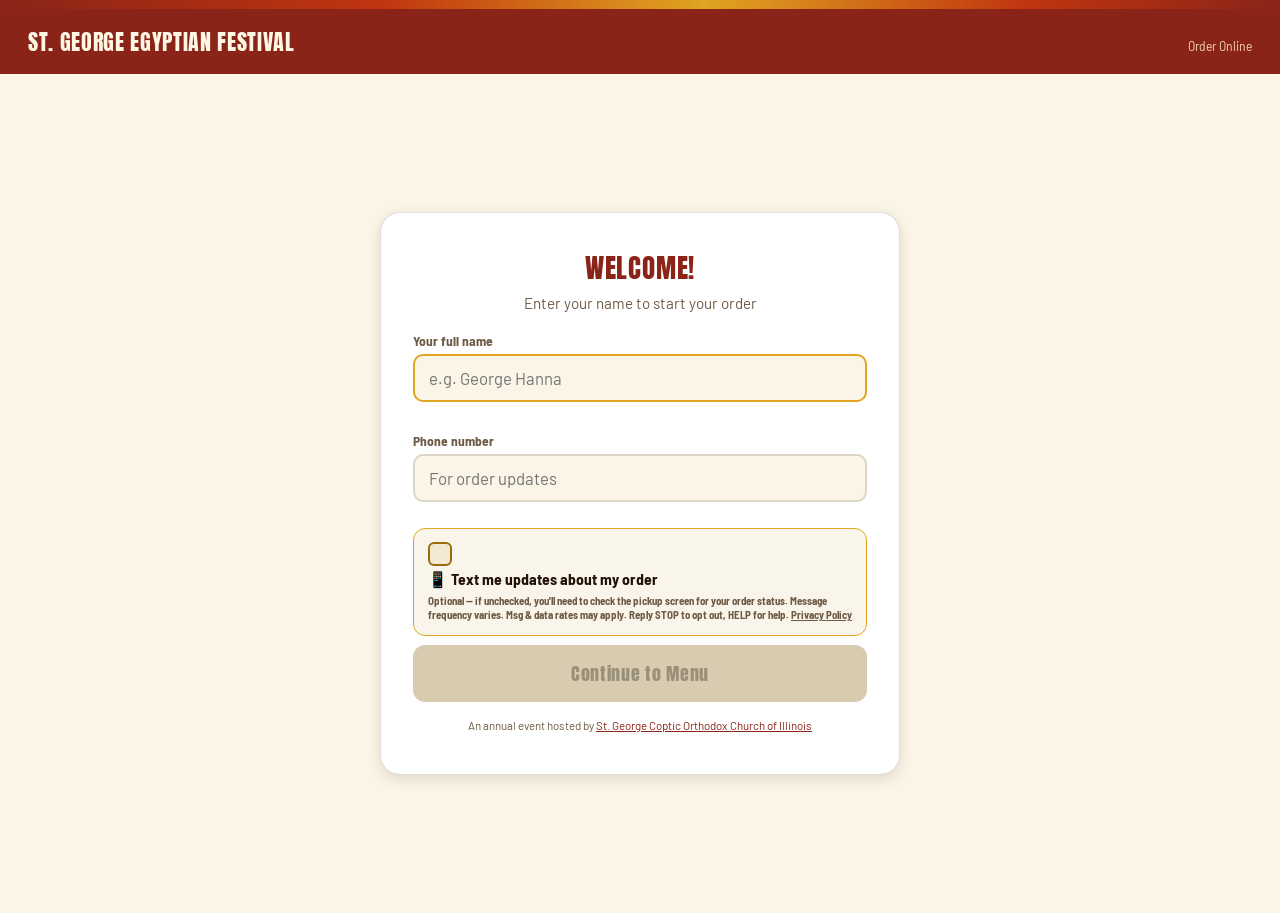
<file: index.html>
<!DOCTYPE html>
<html lang="en">
<head>
<meta charset="UTF-8">
<title>Order Online — St. George Egyptian Festival</title>
<meta name="viewport" content="width=device-width, initial-scale=1, maximum-scale=1">

<!-- Preview card shown when this link is shared (iMessage, WhatsApp, etc.) -->
<meta property="og:title" content="St. George Egyptian Festival — Order Online">
<meta property="og:description" content="Order food online for the St. George Egyptian Festival, August 22-23, 2026.">
<meta property="og:image" content="https://stgeorgeegyptianfestival.com/images/flyer.jpeg">
<meta property="og:url" content="https://stgeorgeegyptianfestival.com">
<meta property="og:type" content="website">
<meta name="twitter:card" content="summary_large_image">
<meta name="twitter:title" content="St. George Egyptian Festival — Order Online">
<meta name="twitter:description" content="Order food online for the St. George Egyptian Festival, August 22-23, 2026.">
<meta name="twitter:image" content="https://stgeorgeegyptianfestival.com/images/flyer.jpeg">

<link rel="stylesheet" href="style.css">
<script src="https://web.squarecdn.com/v1/square.js"></script>
</head>
<body>
  <div class="glow-bar"></div>
  <div class="topbar">
    <h1>St. George Egyptian Festival</h1>
    <div class="subtitle">Order Online</div>
  </div>


  <!-- Welcome / name-capture screen -->
  <div class="welcome-wrap" id="welcomeScreen">
    <div class="welcome-card">
      <h1>Welcome!</h1>
      <div class="tagline">Enter your name to start your order</div>
      <label for="customerNameWelcome">Your full name</label>
      <input type="text" id="customerNameWelcome" placeholder="e.g. George Hanna" maxlength="30" autocomplete="off">
      <div class="field-hint" id="nameHint"></div>
      <label for="customerPhoneWelcome" style="margin-top:14px;">Phone number</label>
      <input type="tel" id="customerPhoneWelcome" placeholder="For order updates" maxlength="20" autocomplete="off">
      <label class="sms-consent-checkbox-label">
        <input type="checkbox" id="smsConsentCheckbox">
        <span>
          <span class="sms-consent-headline">📱 Text me updates about my order</span>
          <span class="sms-consent-fineprint">Optional — if unchecked, you'll need to check the pickup screen for your order status. Message frequency varies. Msg &amp; data rates may apply. Reply STOP to opt out, HELP for help. <a href="privacy.html">Privacy Policy</a></span>
        </span>
      </label>
      <button class="continue-btn" id="continueBtn" disabled>Continue to Menu</button>
      <div class="site-footer">
        An annual event hosted by <a href="https://stgeorgechicago.org" target="_blank" rel="noopener">St. George Coptic Orthodox Church of Illinois</a>
      </div>
    </div>
  </div>

  <!-- Ordering screen: mobile-first, full-width menu, no side cart panel -->
  <div class="mobile-menu-wrap" id="orderScreen" style="display:none;">
    <div class="menu-scroll" id="menuScroll"></div>
    <div class="site-footer">
      An annual event hosted by <a href="https://stgeorgechicago.org" target="_blank" rel="noopener">St. George Coptic Orthodox Church of Illinois</a>
    </div>
  </div>

  <!-- Sticky bottom cart bar -->
  <button class="cart-bar" id="cartBar" style="display:none;">
    <span id="cartBarSummary">0 items</span>
    <span class="cart-bar-total" id="cartBarTotal">$0</span>
    <span class="cart-bar-view">View Cart</span>
  </button>

  <!-- Cart modal -->
  <div class="modal-backdrop" id="cartModal" style="display:none;">
    <div class="modal" style="max-width:420px;">
      <h2>Your Order</h2>
      <div class="cart-lines" id="cartLines" style="max-height:50vh;"></div>
      <div class="cart-total-row" style="border-bottom:none; padding-bottom:0; margin-bottom:4px;">
        <span>Subtotal</span>
        <span id="cartSubtotal">$0</span>
      </div>
      <div class="cart-total-row" style="border-bottom:none; padding-bottom:0; margin-bottom:4px; font-size:0.85rem; color:var(--cream-dim);">
        <span>Card Transaction Fee (3%)</span>
        <span id="cartCardFee">$0</span>
      </div>
      <div class="cart-total-row">
        <span>Total</span>
        <span id="cartTotal">$0</span>
      </div>
      <div class="order-notes-field">
        <label for="orderNotes">Notes (allergies, requests, etc.)</label>
        <textarea id="orderNotes" maxlength="200" placeholder="e.g. nut allergy, no onions"></textarea>
      </div>
      <button class="checkout-btn" id="checkoutBtn" disabled>Checkout</button>
      <div class="cancel-link" id="cartCloseBtn">Keep Browsing</div>
    </div>
  </div>

  <!-- Item customization modal -->
  <div class="modal-backdrop" id="customizeModal" style="display:none;">
    <div class="modal">
      <h2 id="customizeTitle">Item Name</h2>
      <div id="customizeGroups"></div>
      <button class="checkout-btn" id="customizeAddBtn" style="margin-top:16px;">Add to Order</button>
      <div class="cancel-link" id="customizeCancel">Cancel</div>
    </div>
  </div>

  <!-- Checkout blocked: out of stock -->
  <div class="modal-backdrop" id="outOfStockModal" style="display:none;">
    <div class="modal">
      <h2>Sorry, we just ran out</h2>
      <p>These items became unavailable while you were ordering. Please remove them to continue:</p>
      <ul class="order-items-list" id="outOfStockList" style="text-align:left;"></ul>
      <button class="checkout-btn" id="outOfStockOkBtn">Back to Menu</button>
    </div>
  </div>

  <!-- Long-wait warning -->
  <div class="modal-backdrop" id="longWaitModal" style="display:none;">
    <div class="modal">
      <h2>Heads up — longer wait</h2>
      <p>These items now have a longer wait than usual:</p>
      <ul class="order-items-list" id="longWaitList" style="text-align:left;"></ul>
      <button class="checkout-btn" id="longWaitContinueBtn">Continue to Payment</button>
      <div class="cancel-link" id="longWaitGoBackBtn">Go back and adjust order</div>
    </div>
  </div>

  <!-- Payment modal: Square card form -->
  <div class="modal-backdrop" id="paymentModal" style="display:none;">
    <div class="modal">
      <h2>Pay for Your Order</h2>
      <div class="cash-summary">
        <div class="cash-summary-row"><span>Order for</span><span id="paymentName">—</span></div>
        <div class="cash-summary-row"><span>Subtotal</span><span id="paymentSubtotal">$0</span></div>
        <div class="cash-summary-row"><span>Card Transaction Fee (3%)</span><span id="paymentCardFee">$0</span></div>
        <div class="cash-summary-row total"><span>Total</span><span id="paymentTotal">$0</span></div>
      </div>
      <div id="walletButtons">
        <div id="apple-pay-button" class="wallet-btn-slot" style="display:none;"></div>
        <div id="google-pay-button" class="wallet-btn-slot" style="display:none;"></div>
      </div>
      <button class="payment-divider" id="paymentDivider" type="button" style="display:none;">or pay by card</button>

      <div id="cardSection" style="display:none;">
        <div id="card-container" style="margin:16px 0;"></div>
        <button class="checkout-btn" id="payNowBtn">Pay Now</button>
      </div>
      <p id="paymentError" style="color:var(--danger); display:none; margin-top:10px; font-size:0.9rem;"></p>
      <div class="cancel-link" id="paymentCancelBtn">Cancel</div>
    </div>
  </div>

  <!-- Confirmation -->
  <div class="modal-backdrop" id="confirmModal" style="display:none;">
    <div class="modal">
      <h2>Order placed!</h2>
      <div class="confirm-name-big" id="confirmName">Mina</div>
      <div class="confirm-order-id" id="confirmOrderId">Order #ONL-001</div>
      <p>We'll have it ready as soon as possible. Keep this order number handy.</p>
      <button class="checkout-btn" id="confirmNewOrderBtn">Start a New Order</button>
    </div>
  </div>

  <script src="config.js"></script>
  <script src="api.js"></script>
  <script>
    let cart = [];
    let customerName = '';
    let customerPhone = '';
    let smsConsent = false;
    let customizingItem = null;
    let customizeSelections = [];
    let menuStatus = {};
    let orderStartTime = null;
    let payments, card;
    let applePayInstance = null;
    let googlePayInstance = null;

    // ---- Square Web Payments SDK setup ----
    async function initializeSquare() {
      try {
        if (!window.Square) { console.error('Square.js did not load'); return; }
        payments = window.Square.payments(SQUARE_APPLICATION_ID, SQUARE_LOCATION_ID_PUBLIC);
        card = await payments.card();
        await card.attach('#card-container');
      } catch (err) {
        console.error('Square init failed', err);
      }
    }
    initializeSquare();

    // Sets up Apple Pay / Google Pay buttons for the CURRENT cart total
    // (has to be redone each time, since the amount changes). Each wallet
    // gracefully just stays hidden if the device/browser doesn't support
    // it — e.g. Apple Pay only shows on Safari, and even there only if
    // the domain has been verified in the Square Dashboard.
    async function setupWalletButtons(amount) {
      const appleContainer = document.getElementById('apple-pay-button');
      const googleContainer = document.getElementById('google-pay-button');
      appleContainer.style.display = 'none';
      googleContainer.style.display = 'none';
      appleContainer.innerHTML = '';
      googleContainer.innerHTML = '';
      applePayInstance = null;
      googlePayInstance = null;

      if (!payments) {
        document.getElementById('paymentDivider').style.display = 'none';
        return;
      }

      const paymentRequest = payments.paymentRequest({
        countryCode: 'US', currencyCode: 'USD',
        total: { amount: amount.toFixed(2), label: 'Total' },
      });

      try {
        applePayInstance = await payments.applePay(paymentRequest);
        appleContainer.innerHTML = '<button type="button" class="apple-pay-native-btn">\uF8FF Pay</button>';
        appleContainer.style.display = 'block';
      } catch (e) {
        applePayInstance = null;
      }

      try {
        googlePayInstance = await payments.googlePay(paymentRequest);
        await googlePayInstance.attach('#google-pay-button', { buttonColor: 'black', buttonType: 'long' });
        googleContainer.style.display = 'block';
      } catch (e) {
        googlePayInstance = null;
      }

      const hasWallet = !!(applePayInstance || googlePayInstance);
      document.getElementById('paymentDivider').style.display = hasWallet ? 'block' : 'none';
      // If a wallet is available, keep the card form tucked behind the
      // toggle so it doesn't look like the preferred option. If neither
      // wallet is available on this device, just show card directly —
      // there's nothing to tuck it behind.
      document.getElementById('cardSection').style.display = hasWallet ? 'none' : 'block';
    }

    // Shared by card, Apple Pay, and Google Pay — all three end up with a
    // token, and from there the rest of the flow is identical.
    async function processPaymentToken(token) {
      const errorEl = document.getElementById('paymentError');
      errorEl.style.display = 'none';
      const result = await submitOnlineOrder({
        items: currentItems(), total: finalTotalWithFee(), customerName, phone: customerPhone,
        smsConsent, cardToken: token, notes: document.getElementById('orderNotes').value.trim(),
      });
      if (!result.success) throw new Error(result.error || 'Payment failed.');

      document.getElementById('paymentModal').style.display = 'none';
      document.getElementById('confirmName').textContent = customerName;
      document.getElementById('confirmOrderId').textContent = 'Order #' + result.orderId;
      document.getElementById('confirmModal').style.display = 'flex';
    }

    function showPaymentError(message) {
      const errorEl = document.getElementById('paymentError');
      errorEl.textContent = message;
      errorEl.style.display = 'block';
    }

    // These listen on the wrapper divs (not Square's inner button), so
    // they keep working even though setupWalletButtons() replaces the
    // inner content fresh every time the payment screen opens.
    document.getElementById('apple-pay-button').addEventListener('click', async () => {
      if (!applePayInstance) return;
      try {
        const result = await applePayInstance.tokenize();
        if (result.status !== 'OK') throw new Error('Apple Pay was cancelled or declined.');
        await processPaymentToken(result.token);
      } catch (err) {
        showPaymentError(err.message);
      }
    });
    document.getElementById('google-pay-button').addEventListener('click', async () => {
      if (!googlePayInstance) return;
      try {
        const result = await googlePayInstance.tokenize();
        if (result.status !== 'OK') throw new Error('Google Pay was cancelled or declined.');
        await processPaymentToken(result.token);
      } catch (err) {
        showPaymentError(err.message);
      }
    });

    // ---- Welcome screen ----
    const nameInput = document.getElementById('customerNameWelcome');
    const phoneInput = document.getElementById('customerPhoneWelcome');
    const continueBtn = document.getElementById('continueBtn');

    const nameHint = document.getElementById('nameHint');
    let nameFieldBlurred = false;
    function hasFullName(value) {
      return value.trim().split(/\s+/).filter(Boolean).length >= 2;
    }
    function validateWelcomeForm() {
      const hasName = hasFullName(nameInput.value);
      const phoneDigits = phoneInput.value.replace(/\D/g, '');
      const hasValidPhone = phoneDigits.length >= 10;
      continueBtn.disabled = !(hasName && hasValidPhone);
      nameHint.textContent = (nameFieldBlurred && nameInput.value.trim().length > 0 && !hasName) ? 'Please enter first and last name' : '';
    }
    nameInput.addEventListener('input', validateWelcomeForm);
    nameInput.addEventListener('blur', () => { nameFieldBlurred = true; validateWelcomeForm(); });
    phoneInput.addEventListener('input', validateWelcomeForm);
    nameInput.focus();

    continueBtn.addEventListener('click', () => {
      customerName = nameInput.value.trim();
      customerPhone = normalizePhoneNumber(phoneInput.value);
      smsConsent = document.getElementById('smsConsentCheckbox').checked;
      orderStartTime = Date.now();
      document.getElementById('welcomeScreen').style.display = 'none';
      document.getElementById('orderScreen').style.display = 'block';
      refreshMenuStatus();
      setInterval(refreshMenuStatus, MENU_STATUS_POLL_INTERVAL_MS);
    });

    // ---- Menu ----
    function simpleQty(itemId) {
      const line = cart.find(l => l.itemId === itemId && l.optionsText === '');
      return line ? line.qty : 0;
    }
    function totalQty(itemId) {
      return cart.filter(l => l.itemId === itemId).reduce((sum, l) => sum + l.qty, 0);
    }

    // Builds one item's card CONTENTS (not the outer wrapper div) so
    // this same logic can be used both for the full initial render and
    // for surgically patching a single card later without duplicating
    // any of this logic in two places.
    function buildItemCardInner(item) {
      const status = (menuStatus[item.id] && menuStatus[item.id].status) || 'normal';
      const note = (menuStatus[item.id] && menuStatus[item.id].note) || '';
      const outOfStock = status === 'out_of_stock';

      // Most people should get the standard version fast — items with
      // a Spice Level choice force the customize modal open right away
      // (it's a genuine fork between two different dishes, not a minor
      // tweak), even if they also have lighter options like removing
      // tahini riding along with it. Anything without a Spice Level
      // choice (meat choice, starch, tahini-only, etc.) defaults to an
      // instant quick-add, with a small separate "Customize" link for
      // anyone who wants something non-standard.
      const hasOptions = !!(item.options && item.options.length);
      const spiceOnly = hasOptions && item.options.some(o => o.name === 'Spice Level');
      const displayPrice = item.isAddon ? addonPriceFor(item, cart) : item.price;
      const addonNote = item.isAddon
        ? (cartHasMeal(cart)
            ? `<div class="addon-note addon-note-active">✓ Meal discount applied</div>`
            : `<div class="addon-note">$${item.addonPriceWithMeal} each if added with a Combo or Plate</div>`)
        : '';

      let controlsHtml = '';
      if (!outOfStock) {
        if (spiceOnly) {
          controlsHtml = `<button class="add-btn" data-customize-id="${item.id}">
               Customize & Add${totalQty(item.id) > 0 ? ` <span class="item-badge">${totalQty(item.id)}</span>` : ''}
             </button>`;
        } else {
          // The stepper only counts standard (non-customized) lines, so
          // it can read 0 even when a customized version is already in
          // the cart — show that separately here so it's not silent.
          const customizedQty = totalQty(item.id) - simpleQty(item.id);
          controlsHtml = `<div class="item-controls-row">
               <div class="stepper">
                 <button data-action="dec" data-id="${item.id}">–</button>
                 <span class="count" id="count-${item.id}">${simpleQty(item.id)}</span>
                 <button data-action="inc" data-id="${item.id}">+</button>
               </div>
               ${hasOptions ? `<button class="customize-link" data-customize-id="${item.id}">Customize${customizedQty > 0 ? ` <span class="item-badge">${customizedQty}</span>` : ''}</button>` : ''}
             </div>`;
        }
      }

      return {
        outOfStock,
        html: `
          ${item.image ? `<img class="item-image" src="${item.image}" alt="${item.name}" loading="lazy">` : ''}
          <div class="item-name">${item.name}</div>
          ${item.description ? `<div class="item-desc">${item.description}</div>` : ''}
          ${status === 'long_wait' ? `<div class="item-status-tag tag-wait">⏱ Long wait${note ? ' — ' + note : ''}</div>` : ''}
          ${outOfStock ? `<div class="item-status-tag tag-out">Out of stock${note ? ' — ' + note : ''}</div>` : ''}
          <div class="item-price">$${displayPrice}</div>
          ${addonNote}
          <div class="item-controls">${controlsHtml}</div>
        `,
      };
    }

    function renderMenu() {
      const wrap = document.getElementById('menuScroll');
      const categories = [...new Set(MENU.map(m => m.category))];
      wrap.innerHTML = categories.map(cat => `
        <div class="category-label">${cat}</div>
        <div class="item-grid">
          ${MENU.filter(m => m.category === cat).map(item => {
            const built = buildItemCardInner(item);
            return `<div class="item-card ${built.outOfStock ? 'item-out-of-stock' : ''}" id="item-card-${item.id}">${built.html}</div>`;
          }).join('')}
        </div>
      `).join('');
    }

    let menuStatusAppliedSeq = 0;
    let menuStatusRequestSeq = 0;
    async function refreshMenuStatus() {
      const seq = ++menuStatusRequestSeq;
      try {
        const fresh = await fetchMenuStatusShared();
        // A slow response that started before a newer one already
        // finished shouldn't be allowed to overwrite it with stale data
        // — this is what caused a brief revert-then-correct flicker.
        if (seq < menuStatusAppliedSeq) return;
        menuStatusAppliedSeq = seq;
        const prevStatus = menuStatus;
        menuStatus = fresh;
        // Only touch the DOM for items whose status actually changed —
        // a routine poll where nothing's different now does nothing at
        // all, and even when something did change, only that one card
        // gets rebuilt (its image included) instead of the whole menu.
        patchMenuForStatusChange(prevStatus);
      } catch (err) {
        console.error('Menu status refresh failed', err);
      }
    }

    function patchMenuForStatusChange(prevStatus) {
      MENU.forEach(item => {
        const before = JSON.stringify(prevStatus[item.id] || null);
        const after = JSON.stringify(menuStatus[item.id] || null);
        if (before === after) return;
        const card = document.getElementById('item-card-' + item.id);
        if (!card) return;
        const built = buildItemCardInner(item);
        card.className = 'item-card' + (built.outOfStock ? ' item-out-of-stock' : '');
        card.innerHTML = built.html;
      });
    }

    // ---- Cart bar + cart modal ----
    function renderCartBar() {
      const bar = document.getElementById('cartBar');
      const count = cart.reduce((sum, l) => sum + l.qty, 0);
      if (count === 0) {
        bar.style.display = 'none';
        return;
      }
      bar.style.display = 'flex';
      document.getElementById('cartBarSummary').textContent = count + (count === 1 ? ' item' : ' items');
      document.getElementById('cartBarTotal').textContent = '$' + finalTotalWithFee().toFixed(2);
    }

    function renderCart() {
      refreshAddonPricing(cart);
      const cartLinesEl = document.getElementById('cartLines');
      const checkoutBtn = document.getElementById('checkoutBtn');

      if (cart.length === 0) {
        cartLinesEl.innerHTML = '<div class="cart-empty">Tap items to add them</div>';
        checkoutBtn.disabled = true;
      } else {
        cartLinesEl.innerHTML = cart.map(line => {
          const menuItem = MENU.find(m => m.id === line.itemId);
          const isDiscountedAddon = menuItem && menuItem.isAddon && line.price === menuItem.addonPriceWithMeal;
          return `
          <div class="cart-line">
            <span>
              <span class="qty">${line.qty}×</span>${line.name}
              ${line.optionsText ? `<div class="cart-line-options">${line.optionsText}</div>` : ''}
              ${isDiscountedAddon ? `<div class="cart-line-options addon-note-active">✓ Meal discount applied</div>` : ''}
            </span>
            <span class="cart-line-right">
              $${line.price * line.qty}
              <button class="cart-line-remove" data-remove="${line.lineId}">✕</button>
            </span>
          </div>
        `;
        }).join('');
        checkoutBtn.disabled = false;
      }
      const subtotal = cartTotal();
      const fee = cardFeeFor(subtotal);
      document.getElementById('cartSubtotal').textContent = '$' + subtotal.toFixed(2);
      document.getElementById('cartCardFee').textContent = '$' + fee.toFixed(2);
      document.getElementById('cartTotal').textContent = '$' + (subtotal + fee).toFixed(2);
      renderCartBar();
    }

    document.getElementById('cartBar').addEventListener('click', () => {
      document.getElementById('cartBar').style.display = 'none';
      document.getElementById('cartModal').style.display = 'flex';
    });
    document.getElementById('cartCloseBtn').addEventListener('click', () => {
      document.getElementById('cartModal').style.display = 'none';
      renderCartBar();
    });
    document.getElementById('cartLines').addEventListener('click', (e) => {
      const btn = e.target.closest('button[data-remove]');
      if (!btn) return;
      cart = cart.filter(l => l.lineId !== btn.dataset.remove);
      renderMenu();
      renderCart();
    });

    document.getElementById('menuScroll').addEventListener('click', (e) => {
      const stepBtn = e.target.closest('button[data-action]');
      if (stepBtn) {
        const id = stepBtn.dataset.id;
        const item = MENU.find(m => m.id === id);
        let line = cart.find(l => l.itemId === id && l.optionsText === '');
        if (stepBtn.dataset.action === 'inc') {
          if (line) line.qty += 1;
          else cart.push({ lineId: 'l' + Date.now() + Math.random(), itemId: id, name: item.name, price: item.price, qty: 1, kitchen: item.kitchen, optionsText: '' });
        } else if (line) {
          line.qty -= 1;
          if (line.qty <= 0) cart = cart.filter(l => l !== line);
        }
        renderMenu();
        renderCart();
        return;
      }
      const customizeBtn = e.target.closest('button[data-customize-id]');
      if (customizeBtn) openCustomizeModal(customizeBtn.dataset.customizeId);
    });

    // ---- Customization modal ----
    function openCustomizeModal(itemId) {
      customizingItem = MENU.find(m => m.id === itemId);
      customizeSelections = customizingItem.options.map(g => g.default);
      renderCustomizeModal();
      document.getElementById('cartBar').style.display = 'none';
      document.getElementById('customizeModal').style.display = 'flex';
    }
    function renderCustomizeModal() {
      document.getElementById('customizeTitle').textContent = customizingItem.name;
      document.getElementById('customizeGroups').innerHTML = customizingItem.options.map((group, gi) => `
        <div class="option-group">
          <div class="option-group-label">${group.name}</div>
          <div class="option-choices">
            ${group.choices.map((choice, ci) => `
              <button class="option-choice-btn ${customizeSelections[gi] === ci ? 'selected' : ''}"
                      data-group="${gi}" data-choice="${ci}">${choice}</button>
            `).join('')}
          </div>
        </div>
      `).join('');
    }
    document.getElementById('customizeGroups').addEventListener('click', (e) => {
      const btn = e.target.closest('button[data-group]');
      if (!btn) return;
      customizeSelections[Number(btn.dataset.group)] = Number(btn.dataset.choice);
      renderCustomizeModal();
    });
    document.getElementById('customizeCancel').addEventListener('click', () => {
      document.getElementById('customizeModal').style.display = 'none';
      renderCartBar();
    });
    document.getElementById('customizeAddBtn').addEventListener('click', () => {
      const notes = customizingItem.options
        .map((group, gi) => (customizeSelections[gi] !== group.default ? group.choices[customizeSelections[gi]] : null))
        .filter(Boolean);
      const optionsText = notes.join(', ');
      let line = cart.find(l => l.itemId === customizingItem.id && l.optionsText === optionsText);
      if (line) {
        line.qty += 1;
      } else {
        cart.push({
          lineId: 'l' + Date.now() + Math.random(), itemId: customizingItem.id, name: customizingItem.name,
          price: customizingItem.price, qty: 1, kitchen: customizingItem.kitchen, optionsText,
        });
      }
      document.getElementById('customizeModal').style.display = 'none';
      renderMenu();
      renderCart();
    });

    function cartTotal() {
      refreshAddonPricing(cart);
      return cart.reduce((sum, l) => sum + l.price * l.qty, 0);
    }
    // Online orders are always paid by card, so the fee always applies —
    // this is the actual amount charged and what should be shown
    // everywhere the customer sees a total.
    function finalTotalWithFee() {
      const subtotal = cartTotal();
      return subtotal + cardFeeFor(subtotal);
    }
    function currentItems() {
      refreshAddonPricing(cart);
      return cart.map(l => ({
        id: l.itemId, name: l.name, qty: l.qty, price: l.price, kitchen: l.kitchen, options: l.optionsText,
      }));
    }

    function hideAllModals() {
      ['cartModal', 'customizeModal', 'outOfStockModal', 'longWaitModal', 'paymentModal', 'confirmModal'].forEach(id => {
        document.getElementById(id).style.display = 'none';
      });
    }

    // ---- Checkout: availability check, then payment ----
    document.getElementById('checkoutBtn').addEventListener('click', async () => {
      const checkoutBtn = document.getElementById('checkoutBtn');
      const originalText = checkoutBtn.textContent;
      checkoutBtn.disabled = true;
      checkoutBtn.textContent = 'Checking availability...';
      try {
        await runCheckoutAvailabilityCheck();
      } finally {
        checkoutBtn.disabled = false;
        checkoutBtn.textContent = originalText;
      }
    });

    async function runCheckoutAvailabilityCheck() {
      try {
        // Apps Script occasionally has a slow "cold" response — cap how
        // long checkout will wait for a fresh answer. If it doesn't come
        // back in time, fall back to whatever the last background poll
        // already has (at most ~15s old) rather than freezing checkout.
        // The real fetch keeps running either way, so if it arrives late
        // it still updates things for next time.
        const fetchPromise = fetchMenuStatusShared();
        fetchPromise.then(fresh => { menuStatus = fresh; }).catch(() => {});
        const timeoutPromise = new Promise(resolve => setTimeout(() => resolve('timeout'), CHECKOUT_AVAILABILITY_TIMEOUT_MS));
        const result = await Promise.race([fetchPromise, timeoutPromise]);
        if (result !== 'timeout') menuStatus = result;
      } catch (err) { /* fall through on network hiccup */ }
      renderMenu();

      const cartItemIds = [...new Set(cart.map(l => l.itemId))];
      const outOfStock = [];
      const newlyLongWait = [];

      cartItemIds.forEach(id => {
        const entry = menuStatus[id];
        if (!entry) return;
        const item = MENU.find(m => m.id === id);
        if (entry.status === 'out_of_stock') {
          outOfStock.push(item.name);
        } else if (entry.status === 'long_wait') {
          const changedAt = entry.updatedAt ? new Date(entry.updatedAt).getTime() : 0;
          if (orderStartTime && changedAt > orderStartTime) {
            newlyLongWait.push(item.name);
          }
        }
      });

      if (outOfStock.length > 0) {
        document.getElementById('cartModal').style.display = 'none';
        document.getElementById('outOfStockList').innerHTML = outOfStock.map(n => `<li>${n}</li>`).join('');
        document.getElementById('outOfStockModal').style.display = 'flex';
        return;
      }
      if (newlyLongWait.length > 0) {
        document.getElementById('cartModal').style.display = 'none';
        document.getElementById('longWaitList').innerHTML = newlyLongWait.map(n => `<li>${n}</li>`).join('');
        document.getElementById('longWaitModal').style.display = 'flex';
        return;
      }
      openPaymentModal();
    }
    document.getElementById('outOfStockOkBtn').addEventListener('click', () => {
      document.getElementById('outOfStockModal').style.display = 'none';
      document.getElementById('cartModal').style.display = 'flex';
    });
    document.getElementById('longWaitGoBackBtn').addEventListener('click', () => {
      document.getElementById('longWaitModal').style.display = 'none';
      document.getElementById('cartModal').style.display = 'flex';
    });
    document.getElementById('longWaitContinueBtn').addEventListener('click', () => {
      document.getElementById('longWaitModal').style.display = 'none';
      openPaymentModal();
    });

    // ---- Payment ----
    function openPaymentModal() {
      document.getElementById('cartModal').style.display = 'none';
      document.getElementById('paymentName').textContent = customerName;
      const subtotal = cartTotal();
      const fee = cardFeeFor(subtotal);
      const total = subtotal + fee;
      document.getElementById('paymentSubtotal').textContent = '$' + subtotal.toFixed(2);
      document.getElementById('paymentCardFee').textContent = '$' + fee.toFixed(2);
      document.getElementById('paymentTotal').textContent = '$' + total.toFixed(2);
      document.getElementById('paymentError').style.display = 'none';
      document.getElementById('paymentModal').style.display = 'flex';
      setupWalletButtons(total);
    }
    document.getElementById('paymentCancelBtn').addEventListener('click', () => {
      document.getElementById('paymentModal').style.display = 'none';
      document.getElementById('cartModal').style.display = 'flex';
    });

    document.getElementById('paymentDivider').addEventListener('click', () => {
      document.getElementById('cardSection').style.display = 'block';
      document.getElementById('paymentDivider').style.display = 'none';
    });

    document.getElementById('payNowBtn').addEventListener('click', async () => {
      const payBtn = document.getElementById('payNowBtn');
      const errorEl = document.getElementById('paymentError');
      errorEl.style.display = 'none';
      payBtn.disabled = true;
      payBtn.textContent = 'Processing...';

      try {
        if (!card) throw new Error('Payment form did not load — please refresh and try again.');
        const tokenResult = await card.tokenize();
        if (tokenResult.status !== 'OK') {
          throw new Error((tokenResult.errors && tokenResult.errors[0] && tokenResult.errors[0].message) || 'Card was declined.');
        }
        await processPaymentToken(tokenResult.token);
      } catch (err) {
        showPaymentError(err.message);
      } finally {
        payBtn.disabled = false;
        payBtn.textContent = 'Pay Now';
      }
    });

    document.getElementById('confirmNewOrderBtn').addEventListener('click', () => {
      cart = [];
      customerName = '';
      customerPhone = '';
      smsConsent = false;
      nameInput.value = '';
      phoneInput.value = '';
      nameFieldBlurred = false;
      nameHint.textContent = '';
      document.getElementById('smsConsentCheckbox').checked = false;
      document.getElementById('orderNotes').value = '';
      continueBtn.disabled = true;
      hideAllModals();
      document.getElementById('orderScreen').style.display = 'none';
      document.getElementById('welcomeScreen').style.display = 'flex';
      nameInput.focus();
      renderMenu();
      renderCart();
    });

    renderMenu();
    renderCart();
  </script>
</body>
</html>
</file>
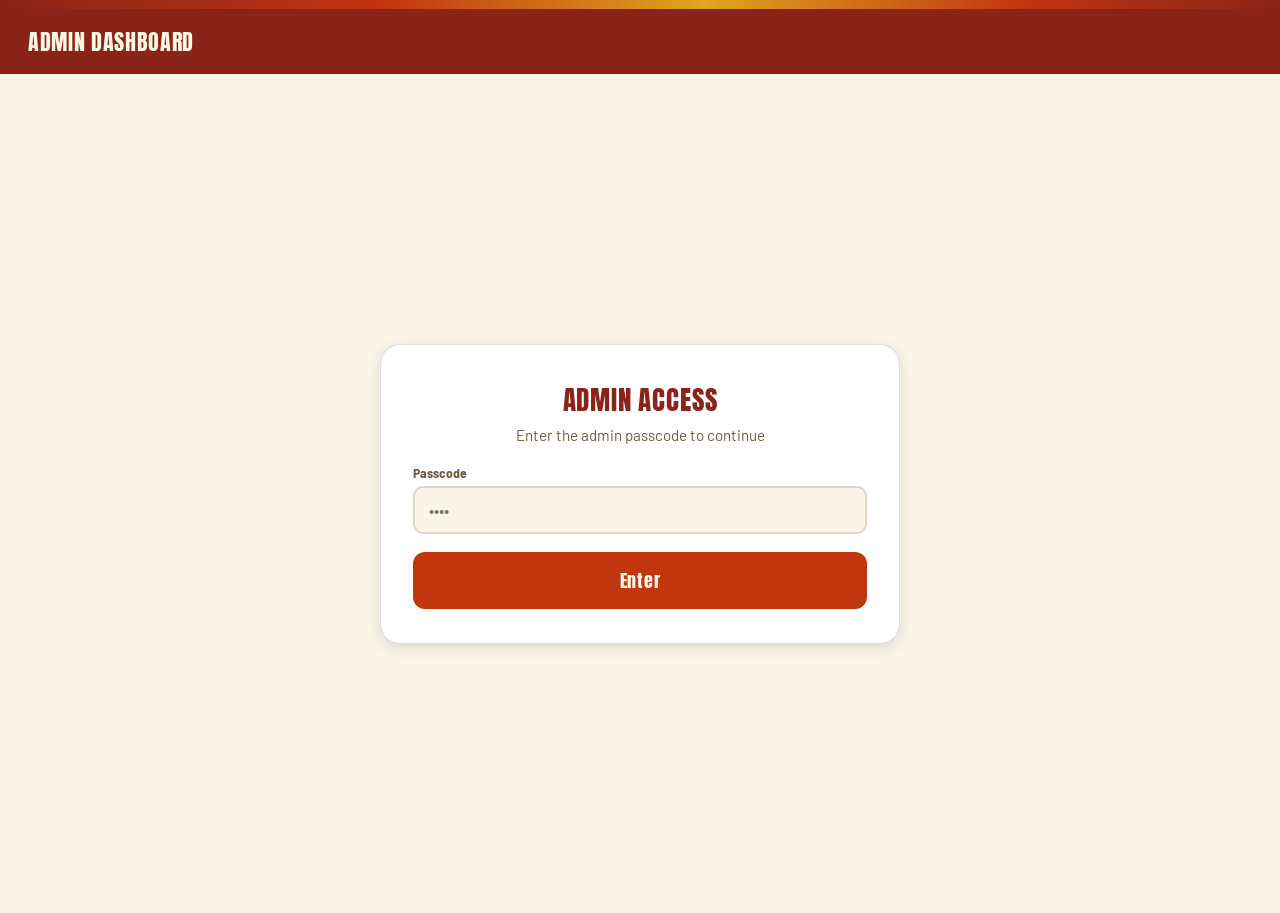
<file: admin.html>
<!DOCTYPE html>
<html lang="en">
<head>
<meta charset="UTF-8">
<title>Admin — St. George Festival</title>
<meta name="viewport" content="width=device-width, initial-scale=1">
<link rel="stylesheet" href="style.css?v=3">
</head>
<body>
  <div class="glow-bar"></div>
  <div class="topbar">
    <h1>Admin Dashboard</h1>
    <div class="subtitle" id="clock"></div>
  </div>

  <!-- PIN gate -->
  <div class="welcome-wrap" id="pinScreen">
    <div class="welcome-card">
      <h1>Admin Access</h1>
      <div class="tagline">Enter the admin passcode to continue</div>
      <label for="pinInput">Passcode</label>
      <input type="password" id="pinInput" inputmode="numeric" placeholder="••••" autocomplete="off">
      <button class="continue-btn" id="pinSubmit">Enter</button>
      <p id="pinError" style="color:var(--danger); display:none; margin-top:10px;">Incorrect passcode.</p>
    </div>
  </div>

  <!-- Main dashboard, hidden until PIN is correct -->
  <div id="dashboard" style="display:none;">

    <div class="board">
      <div class="col-heading">
        <span id="activityHeading">Today's Activity</span>
        <div class="range-toggle" id="rangeToggle">
          <button class="range-btn active" data-range="today">Today</button>
          <button class="range-btn" data-range="yesterday">Yesterday</button>
          <button class="range-btn" data-range="all">All Time</button>
        </div>
      </div>
      <div id="quotaBox" style="margin-bottom:14px;"></div>
      <div class="stat-grid" id="statGrid"></div>

      <div class="col-heading" style="margin-top:22px;">Needs Attention</div>
      <div id="flaggedList"></div>
      <div id="smsErrorsList" style="margin-top:10px;"></div>

      <div class="col-heading" style="margin-top:22px;">Menu Availability</div>
      <div id="menuStatusList"></div>

      <div class="col-heading" style="margin-top:22px;">
        <span id="salesHeading">Sales & Popular Items</span>
        <div class="range-toggle" id="rangeToggleBottom">
          <button class="range-btn active" data-range="today">Today</button>
          <button class="range-btn" data-range="yesterday">Yesterday</button>
          <button class="range-btn" data-range="all">All Time</button>
        </div>
      </div>
      <div class="stat-grid" id="salesCategoryGrid" style="margin-bottom:14px;"></div>
      <div class="stat-grid" id="salesGrid"></div>
      <div id="topItemsList" style="margin-top:12px;"></div>
      <div id="byStationList" style="margin-top:12px;"></div>
    </div>
  </div>

  <script src="config.js"></script>
  <script src="api.js"></script>
  <script>
    document.getElementById('pinInput').addEventListener('keydown', (e) => {
      if (e.key === 'Enter') checkPin();
    });
    document.getElementById('pinSubmit').addEventListener('click', checkPin);

    function checkPin() {
      const val = document.getElementById('pinInput').value;
      if (val === ADMIN_PASSCODE) {
        document.getElementById('pinScreen').style.display = 'none';
        document.getElementById('dashboard').style.display = 'block';
        startPolling();
      } else {
        document.getElementById('pinError').style.display = 'block';
      }
    }

    // ---- Stats ----
    const STATUS_LABEL = {
      received: 'Received', in_progress: 'In Progress', ready: 'Ready',
      completed: 'Picked Up', awaiting_payment: 'Awaiting Payment', failed: 'Payment Failed',
    };

    let currentRange = 'today';
    const RANGE_LABELS = { today: "Today's", yesterday: "Yesterday's", all: "All-Time" };

    function handleRangeClick(e) {
      const btn = e.target.closest('button[data-range]');
      if (!btn) return;
      currentRange = btn.dataset.range;
      document.querySelectorAll('.range-btn').forEach(b => b.classList.toggle('active', b.dataset.range === currentRange));
      document.getElementById('activityHeading').textContent = RANGE_LABELS[currentRange] + ' Activity';
      document.getElementById('salesHeading').textContent = RANGE_LABELS[currentRange] + ' Sales & Popular Items';
      refreshStats(true);
    }
    document.getElementById('rangeToggle').addEventListener('click', handleRangeClick);
    document.getElementById('rangeToggleBottom').addEventListener('click', handleRangeClick);

    // showLoading is only true for a manual range switch — the routine
    // 5-second background poll should never visibly flicker the page.
    async function refreshStats(showLoading) {
      const grids = [document.getElementById('statGrid'), document.getElementById('salesCategoryGrid'), document.getElementById('salesGrid')];
      if (showLoading) {
        grids.forEach(g => g && g.classList.add('stats-loading'));
        document.querySelectorAll('.range-btn').forEach(b => b.disabled = true);
      }
      try {
        const stats = await fetchStats(currentRange);
        renderStats(stats);
        renderFlagged(stats.flagged);
        renderSmsErrors(stats.smsErrors);
        renderSales(stats);
      } catch (err) {
        console.error('Stats refresh failed', err);
      } finally {
        if (showLoading) {
          grids.forEach(g => g && g.classList.remove('stats-loading'));
          document.querySelectorAll('.range-btn').forEach(b => b.disabled = false);
        }
      }
    }

    function renderSales(stats) {
      const categoryBoxes = [
        { label: 'Food', value: '$' + (stats.salesByCategory.food || 0).toFixed(2) },
        { label: 'Smoothies', value: '$' + (stats.salesByCategory.smoothies || 0).toFixed(2) },
        { label: 'Desserts', value: '$' + (stats.salesByCategory.desserts || 0).toFixed(2) },
        { label: 'Total Sales', value: '$' + stats.totalSalesToday.toFixed(2) },
      ];
      document.getElementById('salesCategoryGrid').innerHTML = categoryBoxes.map(b => `
        <div class="stat-box">
          <div class="stat-value">${b.value}</div>
          <div class="stat-label">${b.label}</div>
        </div>
      `).join('');

      const boxes = [
        { label: 'Cash', value: '$' + (stats.salesByPayment.cash || 0).toFixed(2) },
        { label: 'Card', value: '$' + (stats.salesByPayment.card || 0).toFixed(2) },
        { label: 'Avg Time to Ready (Food)', value: stats.avgReadyMinutes != null ? stats.avgReadyMinutes + ' min' : '—' },
        { label: 'Avg Wait (Received → Picked Up)', value: stats.avgWaitMinutes != null ? stats.avgWaitMinutes + ' min' : '—' },
      ];
      document.getElementById('salesGrid').innerHTML = boxes.map(b => `
        <div class="stat-box">
          <div class="stat-value">${b.value}</div>
          <div class="stat-label">${b.label}</div>
        </div>
      `).join('');

      const topEl = document.getElementById('topItemsList');
      if (!stats.topItems || stats.topItems.length === 0) {
        topEl.innerHTML = '<div class="empty-state">No sales yet today</div>';
      } else {
        topEl.innerHTML = `
          <div class="menu-status-name" style="margin-bottom:8px;">Top Items Today</div>
          ${stats.topItems.map((item, i) => `
            <div class="pickup-row">
              <div class="pickup-row-left">
                <span class="pickup-order-id">#${i + 1}</span>
                <span class="pickup-name">${item.name}</span>
              </div>
              <span class="status-pill in_progress">${item.qty} sold</span>
            </div>
          `).join('')}
        `;
      }

      const stationEl = document.getElementById('byStationList');
      const stationEntries = Object.entries(stats.byStation || {});
      if (stationEntries.length === 0) {
        stationEl.innerHTML = '';
      } else {
        stationEl.innerHTML = `
          <div class="menu-status-name" style="margin-bottom:8px;">By Station</div>
          ${stationEntries.map(([station, data]) => `
            <div class="pickup-row">
              <div class="pickup-row-left">
                <span class="pickup-name">${station === 'online' ? 'Online Orders' : 'Station ' + station}</span>
              </div>
              <span class="status-pill ready">${data.count} orders — $${data.sales.toFixed(2)}</span>
            </div>
          `).join('')}
        `;
      }
    }

    function renderStats(stats) {
      const ordersLabel = { today: 'Orders Today', yesterday: 'Orders Yesterday', all: 'Orders (All Time)' }[stats.range] || 'Orders';
      const boxes = [
        { label: ordersLabel, value: stats.totalToday },
        ...Object.entries(stats.byStatus).map(([status, count]) => ({ label: STATUS_LABEL[status] || status, value: count })),
      ];
      document.getElementById('statGrid').innerHTML = boxes.map(b => `
        <div class="stat-box">
          <div class="stat-value">${b.value}</div>
          <div class="stat-label">${b.label}</div>
        </div>
      `).join('');

      // The number that actually matters against Square's real quota.
      const pct = stats.urlFetchCountToday / 20000;
      const level = pct > 0.8 ? 'quota-danger' : pct > 0.5 ? 'quota-warn' : 'quota-ok';
      document.getElementById('quotaBox').innerHTML = `
        <div class="stat-box ${level}" style="max-width:280px;">
          <div class="stat-value">${stats.urlFetchCountToday} / 20,000</div>
          <div class="stat-label">Square API Calls Today</div>
          <div class="stat-note">This is the number tied to Apps Script's real daily limit — everything else on this page (page views, order checks) is separate and isn't capped the same way.</div>
        </div>
      `;
    }

    function renderFlagged(flagged) {
      const el = document.getElementById('flaggedList');
      if (!flagged || flagged.length === 0) {
        el.innerHTML = '<div class="empty-state">All clear — nothing needs attention right now.</div>';
        return;
      }
      el.innerHTML = flagged.map(f => `
        <div class="order-card status-received">
          <div class="order-card-top"><span class="order-id">${f.orderId}</span></div>
          <div class="order-items">${f.issue}</div>
        </div>
      `).join('');
    }

    function timeAgo(isoString) {
      const minutes = Math.round((Date.now() - new Date(isoString)) / 60000);
      if (minutes < 1) return 'just now';
      if (minutes < 60) return minutes + ' min ago';
      const hours = Math.round(minutes / 60);
      return hours + (hours === 1 ? ' hour ago' : ' hours ago');
    }

    function renderSmsErrors(errors) {
      const el = document.getElementById('smsErrorsList');
      if (!errors || errors.length === 0) {
        el.innerHTML = '';
        return;
      }
      el.innerHTML = errors.map(e => `
        <div class="order-card status-sms-error">
          <div class="order-card-top">
            <span class="order-id">Text failed — ${e.context}</span>
            <span class="sms-error-time">${timeAgo(e.timestamp)}</span>
          </div>
          <div class="order-items">To ${e.phone || '(no number)'}: ${e.error}</div>
        </div>
      `).join('');
    }

    // ---- Menu availability ----
    let menuStatusCache = {};
    let pendingMenuUpdates = {}; // itemId -> {status, note} optimistically set but not yet confirmed
    let menuStatusRequestSeq = 0;
    let menuStatusAppliedSeq = 0;

    async function refreshMenuStatus() {
      const seq = ++menuStatusRequestSeq;
      try {
        const fresh = await fetchMenuStatus();
        // If the tab was backgrounded, throttled timers can cause an
        // older, slower request to resolve AFTER a newer one already
        // did — applying it anyway would flash the item back to a
        // stale status for a moment. Discard it if that's happened.
        if (seq < menuStatusAppliedSeq) return;
        menuStatusAppliedSeq = seq;

        // Don't let a background poll overwrite a change we just made
        // and haven't confirmed yet — keep showing our version until
        // the save is actually done.
        Object.keys(pendingMenuUpdates).forEach(id => {
          fresh[id] = pendingMenuUpdates[id];
        });
        menuStatusCache = fresh;

        // Don't rebuild the whole list while someone's mid-keystroke in
        // a note field — that would wipe out whatever they haven't
        // saved yet. The data itself still stays fresh in the
        // background; the screen just catches up once nothing's being
        // typed (e.g. they click a status button, or click elsewhere).
        const active = document.activeElement;
        const isTypingNote = active && active.matches && active.matches('input.menu-status-note');
        if (!isTypingNote) {
          renderMenuStatusList();
        }
      } catch (err) {
        console.error('Menu status refresh failed', err);
      }
    }

    function renderMenuStatusList() {
      const categories = [...new Set(MENU.map(m => m.category))];
      document.getElementById('menuStatusList').innerHTML = categories.map(cat => `
        <div class="category-label">${cat}</div>
        ${MENU.filter(m => m.category === cat).map(item => {
          const current = (menuStatusCache[item.id] && menuStatusCache[item.id].status) || 'normal';
          const note = (menuStatusCache[item.id] && menuStatusCache[item.id].note) || '';
          return `
            <div class="menu-status-row">
              <div class="menu-status-name">${item.name}</div>
              <div class="menu-status-actions">
                <button class="status-btn ${current === 'normal' ? 'selected-normal' : ''}" data-id="${item.id}" data-status="normal">Normal</button>
                <button class="status-btn ${current === 'long_wait' ? 'selected-wait' : ''}" data-id="${item.id}" data-status="long_wait">Long Wait</button>
                <button class="status-btn ${current === 'out_of_stock' ? 'selected-out' : ''}" data-id="${item.id}" data-status="out_of_stock">Out of Stock</button>
              </div>
              <input type="text" class="menu-status-note" data-note-id="${item.id}" placeholder="Optional note (e.g. back by 6pm)" value="${note}">
            </div>
          `;
        }).join('')}
      `).join('');
    }

    document.getElementById('menuStatusList').addEventListener('click', async (e) => {
      const btn = e.target.closest('button[data-status]');
      if (!btn) return;
      const itemId = btn.dataset.id;
      const status = btn.dataset.status;
      const noteInput = document.querySelector(`input[data-note-id="${itemId}"]`);
      const note = noteInput ? noteInput.value.trim() : '';

      const previous = menuStatusCache[itemId] || { status: 'normal', note: '' };
      const optimistic = { status, note, updatedAt: new Date().toISOString() };

      // Update instantly — no waiting on the network round-trip — and
      // mark it pending so the background poll can't revert it out from
      // under you while the save is still in flight.
      pendingMenuUpdates[itemId] = optimistic;
      menuStatusCache[itemId] = optimistic;
      renderMenuStatusList();

      try {
        const result = await setMenuStatus(itemId, status, note);
        if (!result.success) throw new Error(result.error || 'Save failed');
        delete pendingMenuUpdates[itemId]; // confirmed — safe for polling to take over again
      } catch (err) {
        delete pendingMenuUpdates[itemId];
        menuStatusCache[itemId] = previous;
        renderMenuStatusList();
        alert('Could not update — ' + err.message);
      }
    });

    // Save a note on its own (e.g. editing text without changing status)
    document.getElementById('menuStatusList').addEventListener('change', async (e) => {
      const input = e.target.closest('input[data-note-id]');
      if (!input) return;
      const itemId = input.dataset.noteId;
      const current = (menuStatusCache[itemId] && menuStatusCache[itemId].status) || 'normal';
      const optimistic = { status: current, note: input.value.trim(), updatedAt: new Date().toISOString() };

      pendingMenuUpdates[itemId] = optimistic;
      menuStatusCache[itemId] = optimistic;

      try {
        const result = await setMenuStatus(itemId, current, input.value.trim());
        if (!result.success) throw new Error(result.error || 'Save failed');
        delete pendingMenuUpdates[itemId];
      } catch (err) {
        delete pendingMenuUpdates[itemId];
        alert('Could not save note — ' + err.message);
      }
    });

    function updateClock() {
      document.getElementById('clock').textContent = new Date().toLocaleTimeString([], { hour: '2-digit', minute: '2-digit' });
    }

    function startPolling() {
      updateClock();
      setInterval(updateClock, 30000);
      refreshStats();
      refreshMenuStatus();
      setInterval(refreshStats, 5000);
      setInterval(refreshMenuStatus, 10000);
    }
  </script>
</body>
</html>
</file>
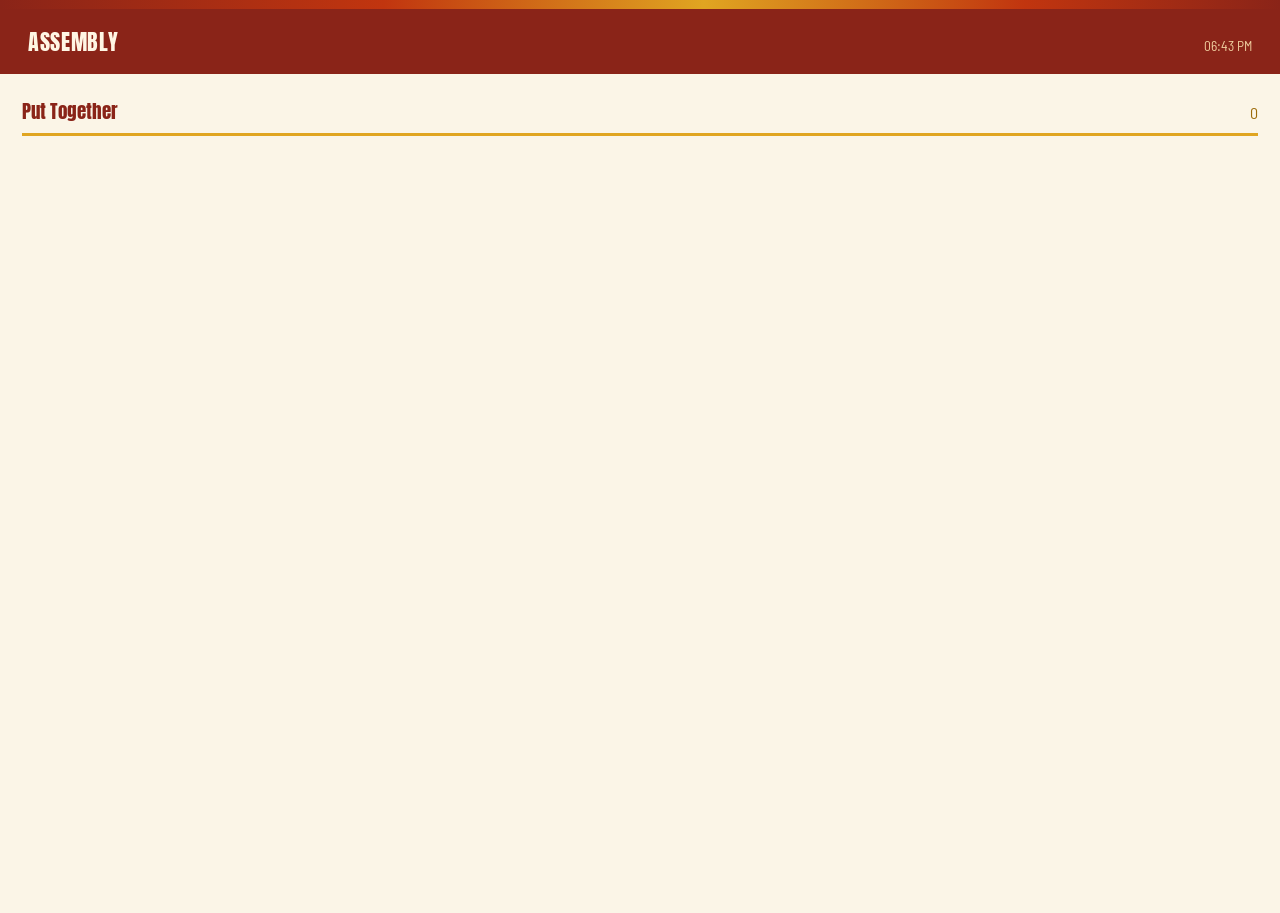
<file: assembly.html>
<!DOCTYPE html>
<html lang="en">
<head>
<meta charset="UTF-8">
<title>Assembly — St. George Festival</title>
<meta name="viewport" content="width=device-width, initial-scale=1, maximum-scale=1, user-scalable=no, viewport-fit=cover">
<meta name="apple-mobile-web-app-capable" content="yes">
<link rel="stylesheet" href="style.css">
</head>
<body class="kitchen">
  <div class="glow-bar"></div>
  <div class="topbar">
    <h1>Assembly</h1>
    <div class="subtitle" id="clock"></div>
  </div>

  <div class="board">
    <div class="col-heading">Put Together <span class="count" id="queueCount">0</span></div>
    <div id="queueList"></div>
  </div>

  <!-- Shown only when an order needs both kitchens, so it's clear
       which portion(s) are being sent back before anything happens. -->
  <div class="modal-backdrop" id="sendBackModal" style="display:none;">
    <div class="modal">
      <h2>Send Back to Which Kitchen?</h2>
      <p>This order has items from more than one kitchen.</p>
      <div id="sendBackChoices"></div>
      <div class="cancel-link" id="sendBackCancelBtn">Cancel</div>
    </div>
  </div>

  <script src="config.js"></script>
  <script src="api.js"></script>
  <script>
    let ordersState = [];
    let pendingUpdates = {}; // orderId -> status we've optimistically set but not yet confirmed
    let knownOrderIds = new Set();
    let firstLoad = true;

    let audioCtx = null;
    document.body.addEventListener('click', () => {
      if (!audioCtx) audioCtx = new (window.AudioContext || window.webkitAudioContext)();
    }, { once: true });

    function playChime() {
      if (!audioCtx) return;
      const osc = audioCtx.createOscillator();
      const gain = audioCtx.createGain();
      osc.frequency.value = 880;
      osc.connect(gain);
      gain.connect(audioCtx.destination);
      gain.gain.setValueAtTime(0.15, audioCtx.currentTime);
      gain.gain.exponentialRampToValueAtTime(0.001, audioCtx.currentTime + 0.4);
      osc.start();
      osc.stop(audioCtx.currentTime + 0.4);
    }

    function timeAgo(ts) {
      const mins = Math.floor((Date.now() - new Date(ts).getTime()) / 60000);
      if (mins < 1) return 'just now';
      return mins + ' min ago';
    }

    function orderCardHtml(o) {
      // Full order — every item, from both kitchens — so whoever's
      // assembling it can see the whole picture.
      const items = o.items || [];
      return `
        <div class="order-card status-in_progress" data-id="${o.orderId}">
          <div class="order-card-top">
            <span>
              ${o.customerName ? `<span class="order-name">${o.customerName}</span>` : ''}
              <span class="order-id">${o.orderId}</span>
              ${o.paymentMethod === 'cash' ? '<span class="order-tag">CASH</span>' : ''}${o.station === 'online' ? '<span class="order-tag">ONLINE</span>' : ''}
            </span>
            <span class="order-top-right">
              <span class="order-elapsed">${timeAgo(o.timestamp)}</span>
              <button class="btn-send-back" data-id="${o.orderId}" title="Send back to kitchen">↩ Send Back</button>
            </span>
          </div>
          ${o.notes ? `<div class="order-notes-alert">⚠️ ${o.notes}</div>` : ''}
          <ul class="order-items-list">
            ${items.map(i => `<li>${i.qty}× ${i.name}${i.options ? ` <span class="order-tag">${i.options}</span>` : ''} <span class="history-meta">(${i.kitchen})</span></li>`).join('')}
          </ul>
          <div class="order-actions">
            <button class="btn-ready" data-id="${o.orderId}">Mark Ready</button>
          </div>
        </div>
      `;
    }

    function render() {
      const queue = ordersState.filter(o => o.status === 'in_progress');
      document.getElementById('queueCount').textContent = queue.length;
      document.getElementById('queueList').innerHTML = queue.length
        ? queue.map(orderCardHtml).join('')
        : '<div class="empty-state">Nothing waiting on assembly</div>';
    }

    async function refresh() {
      try {
        const data = await fetchOrders('');
        const currentIds = new Set(data.orders.map(o => o.orderId));
        if (!firstLoad) {
          const isNew = [...currentIds].some(id => !knownOrderIds.has(id));
          if (isNew) playChime();
        }
        knownOrderIds = currentIds;
        firstLoad = false;

        ordersState = data.orders;
        ordersState.forEach(o => {
          if (pendingUpdates[o.orderId]) o.status = pendingUpdates[o.orderId];
        });
        render();
      } catch (err) {
        console.error('Refresh failed', err);
      }
    }

    let sendBackOrderId = null;

    // Smoothies are handled entirely on their own screen (order →
    // tap to mark picked up) and never touch Assembly at all, so this
    // deliberately only lists the two kitchens Assembly actually deals
    // with.
    const ALL_KITCHENS = [
      { key: 'main', label: 'Main Kitchen' },
      { key: 'sandwich', label: 'Sandwich Kitchen' },
    ];

    function neededKitchensFor(order) {
      return ALL_KITCHENS.filter(k => order['needs' + k.key[0].toUpperCase() + k.key.slice(1)]);
    }

    // Whether the order would still have something started (and so
    // should stay visible on Assembly) after sending back the given
    // kitchen(s) — a partial send-back on a multi-kitchen order
    // shouldn't make the order vanish if another side is still done.
    function willStayInProgress(order, kitchens) {
      return ALL_KITCHENS.some(k => {
        const startedField = k.key + 'Started';
        const isBeingSentBack = kitchens.includes(k.key);
        return isBeingSentBack ? false : !!order[startedField];
      });
    }

    async function performSendBack(orderId, kitchens) {
      const order = ordersState.find(o => o.orderId === orderId);
      if (!order) return;

      const staysVisible = willStayInProgress(order, kitchens);
      kitchens.forEach(k => { order[k + 'Started'] = false; });
      if (!staysVisible) {
        ordersState = ordersState.filter(o => o.orderId !== orderId);
      }
      render();

      try {
        await sendBackToKitchen(orderId, kitchens);
        if (staysVisible) refresh();
      } catch (err) {
        alert('Could not send that order back — please try again.');
        refresh();
      }
    }

    function hideSendBackModal() {
      document.getElementById('sendBackModal').style.display = 'none';
      document.getElementById('sendBackChoices').innerHTML = '';
      sendBackOrderId = null;
    }

    function openSendBackModal(order) {
      sendBackOrderId = order.orderId;
      const needed = neededKitchensFor(order);
      const choicesEl = document.getElementById('sendBackChoices');
      let html = needed.map(k =>
        `<button class="kitchen-choice-btn" data-kitchens="${k.key}">${k.label} Only</button>`
      ).join('');
      html += `<button class="kitchen-choice-btn" data-kitchens="${needed.map(k => k.key).join(',')}">All (${needed.map(k => k.label).join(', ')})</button>`;
      choicesEl.innerHTML = html;
      document.getElementById('sendBackModal').style.display = 'flex';
    }

    document.getElementById('sendBackChoices').addEventListener('click', (e) => {
      const btn = e.target.closest('button[data-kitchens]');
      if (!btn) return;
      const id = sendBackOrderId;
      const kitchens = btn.dataset.kitchens.split(',');
      hideSendBackModal();
      performSendBack(id, kitchens);
    });
    document.getElementById('sendBackCancelBtn').addEventListener('click', hideSendBackModal);

    document.getElementById('queueList').addEventListener('click', async (e) => {
      const readyBtn = e.target.closest('button.btn-ready');
      const sendBackBtn = e.target.closest('button.btn-send-back');
      const btn = readyBtn || sendBackBtn;
      if (!btn) return;
      const orderId = btn.dataset.id;
      const order = ordersState.find(o => o.orderId === orderId);
      if (!order) return;

      if (sendBackBtn) {
        const needed = neededKitchensFor(order);
        if (needed.length > 1) {
          // Ambiguous — could be any of several kitchens' mistake, so ask.
          openSendBackModal(order);
          return;
        }
        const only = needed[0];
        if (!only) return;
        if (!confirm(`Send this order back to ${only.label}? This undoes "Start."`)) return;
        performSendBack(orderId, [only.key]);
        return;
      }

      // Warn (but don't hard-block) if one of the kitchens this order
      // needs hasn't actually started their part yet — easy to miss
      // when an order shows up here as soon as just one kitchen starts.
      const notStarted = neededKitchensFor(order).find(k => !order[k.key + 'Started']);
      if (notStarted) {
        if (!confirm(`${notStarted.label} hasn't started this order yet. Mark it ready anyway?`)) return;
      }

      pendingUpdates[orderId] = 'ready';
      order.status = 'ready';
      render();

      try {
        await updateOrderStatus(orderId, 'ready');
        delete pendingUpdates[orderId];
      } catch (err) {
        delete pendingUpdates[orderId];
        order.status = 'in_progress';
        render();
        alert('Could not mark that order ready — please try again.');
      }
    });

    function updateClock() {
      document.getElementById('clock').textContent = new Date().toLocaleTimeString([], { hour: '2-digit', minute: '2-digit' });
    }

    updateClock();
    setInterval(updateClock, 30000);
    refresh();
    setInterval(refresh, POLL_INTERVAL_MS);
  </script>
</body>
</html>
</file>
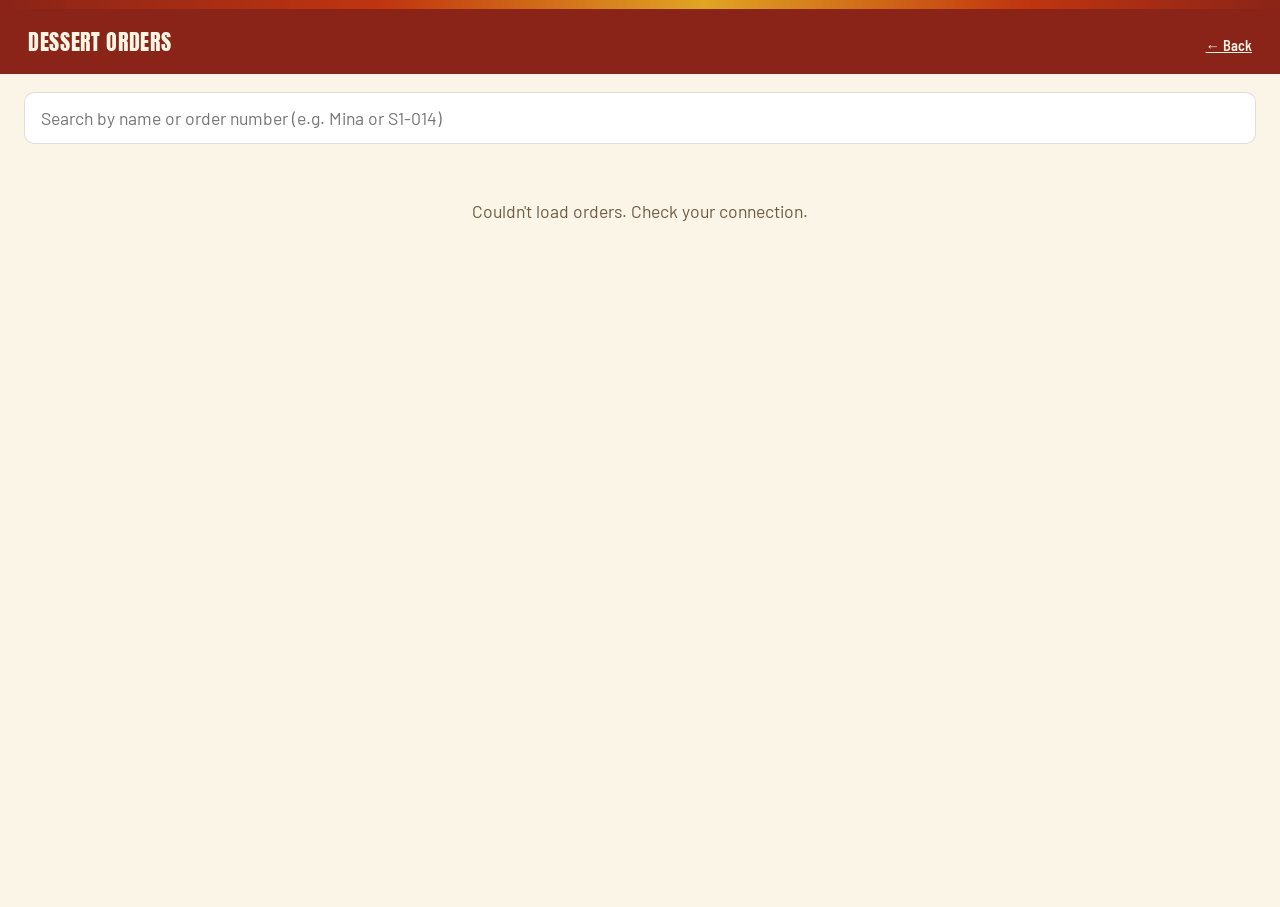
<file: history-desserts.html>
<!DOCTYPE html>
<html lang="en">
<head>
<meta charset="UTF-8">
<title>Dessert Orders — St. George Festival</title>
<meta name="viewport" content="width=device-width, initial-scale=1">
<link rel="stylesheet" href="style.css">
</head>
<body>
  <div class="glow-bar"></div>
  <div class="topbar">
    <h1>Dessert Orders</h1>
    <a class="history-link" href="kitchen-desserts.html">← Back</a>
  </div>

  <div class="history-search-bar">
    <input type="text" id="searchInput" placeholder="Search by name or order number (e.g. Mina or S1-014)" autocomplete="off">
  </div>

  <div class="history-list" id="historyList">
    <div class="empty-state">Loading orders...</div>
  </div>

  <script src="config.js"></script>
  <script src="api.js"></script>
  <script>
    let allOrders = [];

    const STATUS_LABEL = {
      received: 'Received', in_progress: 'In Progress',
      ready: 'Ready', completed: 'Picked Up',
      awaiting_payment: 'Awaiting Payment', failed: 'Payment Failed',
    };

    function cardHtml(o) {
      const items = (Array.isArray(o.items) ? o.items : []).filter(i => i.kitchen === 'dessert');
      const subtotal = items.reduce((sum, i) => sum + (Number(i.price) || 0) * (Number(i.qty) || 0), 0);
      const time = new Date(o.timestamp).toLocaleString([], { month: 'short', day: 'numeric', hour: '2-digit', minute: '2-digit' });
      const pillClass = o.dessertStarted ? 'completed' : 'ready';
      const pillLabel = o.dessertStarted ? 'Picked Up' : 'Ready to Hand Off';
      return `
        <div class="history-card">
          <div class="history-card-top">
            <span>
              <span class="order-name">${o.customerName || '—'}</span>
              <span class="order-id">${o.orderId}</span>
            </span>
            <span class="status-pill ${pillClass}">${pillLabel}</span>
          </div>
          <ul class="order-items-list">
            ${items.map(i => `<li>${i.qty}× ${i.name}${i.options ? ` <span class="order-tag">${i.options}</span>` : ''}</li>`).join('')}
          </ul>
          <div class="history-meta">${time} · $${subtotal.toFixed(2)} · ${o.paymentMethod === 'cash' ? 'Cash' : 'Card'} · ${o.station === 'online' ? 'Online Order' : 'Station ' + o.station}</div>
          ${o.dessertStarted ? `<button class="undo-pickup-btn" data-order-id="${o.orderId}">Accidentally picked up? Undo</button>` : ''}
        </div>
      `;
    }

    async function handleUndoPickup(orderId, btn) {
      if (!confirm(`Send this dessert order back to the Desserts screen?`)) return;
      btn.disabled = true;
      btn.textContent = 'Undoing...';
      try {
        const result = await undoDessertPickup(orderId);
        if (!result.success) throw new Error(result.error || 'Could not undo pickup');
        const order = allOrders.find(o => o.orderId === orderId);
        if (order) order.dessertStarted = false;
        render();
      } catch (err) {
        alert('Could not undo pickup — ' + err.message);
        btn.disabled = false;
        btn.textContent = 'Accidentally picked up? Undo';
      }
    }

    document.getElementById('historyList').addEventListener('click', (e) => {
      const undoPickupBtn = e.target.closest('.undo-pickup-btn');
      if (undoPickupBtn) { handleUndoPickup(undoPickupBtn.dataset.orderId, undoPickupBtn); return; }
    });

    function render() {
      const query = document.getElementById('searchInput').value.trim().toLowerCase();
      const listEl = document.getElementById('historyList');

      const filtered = query
        ? allOrders.filter(o =>
            (o.customerName || '').toLowerCase().includes(query) ||
            o.orderId.toLowerCase().includes(query))
        : allOrders;

      if (filtered.length === 0) {
        listEl.innerHTML = `<div class="empty-state">${query ? 'No matching orders' : 'No orders yet'}</div>`;
        return;
      }
      listEl.innerHTML = filtered.map(cardHtml).join('');
    }

    async function load() {
      try {
        const data = await fetchHistory();
        allOrders = data.orders.filter(o => (o.items || []).some(i => i.kitchen === 'dessert')); // already newest-first from the backend
        render();
      } catch (err) {
        document.getElementById('historyList').innerHTML = '<div class="empty-state">Couldn\'t load orders. Check your connection.</div>';
      }
    }

    document.getElementById('searchInput').addEventListener('input', render);

    load();
  </script>
</body>
</html>
</file>
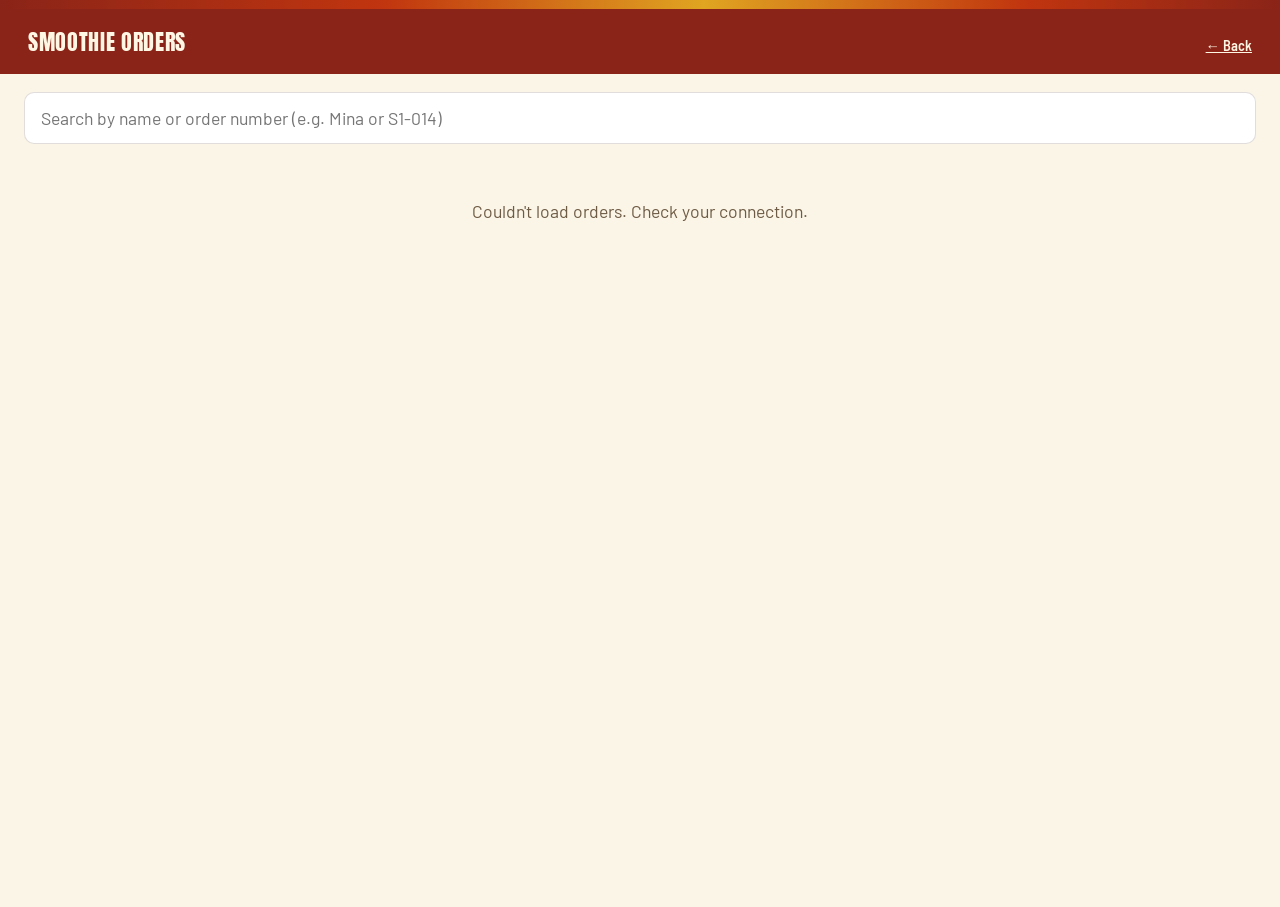
<file: history-smoothies.html>
<!DOCTYPE html>
<html lang="en">
<head>
<meta charset="UTF-8">
<title>Smoothie Orders — St. George Festival</title>
<meta name="viewport" content="width=device-width, initial-scale=1">
<link rel="stylesheet" href="style.css">
</head>
<body>
  <div class="glow-bar"></div>
  <div class="topbar">
    <h1>Smoothie Orders</h1>
    <a class="history-link" href="kitchen-smoothies.html">← Back</a>
  </div>

  <div class="history-search-bar">
    <input type="text" id="searchInput" placeholder="Search by name or order number (e.g. Mina or S1-014)" autocomplete="off">
  </div>

  <div class="history-list" id="historyList">
    <div class="empty-state">Loading orders...</div>
  </div>

  <script src="config.js"></script>
  <script src="api.js"></script>
  <script>
    let allOrders = [];

    const STATUS_LABEL = {
      received: 'Received', in_progress: 'In Progress',
      ready: 'Ready', completed: 'Picked Up',
      awaiting_payment: 'Awaiting Payment', failed: 'Payment Failed',
    };

    function cardHtml(o) {
      const items = (Array.isArray(o.items) ? o.items : []).filter(i => i.kitchen === 'smoothie');
      const subtotal = items.reduce((sum, i) => sum + (Number(i.price) || 0) * (Number(i.qty) || 0), 0);
      const time = new Date(o.timestamp).toLocaleString([], { month: 'short', day: 'numeric', hour: '2-digit', minute: '2-digit' });
      const pillClass = o.smoothieStarted ? 'completed' : 'ready';
      const pillLabel = o.smoothieStarted ? 'Picked Up' : 'Ready to Hand Off';
      return `
        <div class="history-card">
          <div class="history-card-top">
            <span>
              <span class="order-name">${o.customerName || '—'}</span>
              <span class="order-id">${o.orderId}</span>
            </span>
            <span class="status-pill ${pillClass}">${pillLabel}</span>
          </div>
          <ul class="order-items-list">
            ${items.map(i => `<li>${i.qty}× ${i.name}${i.options ? ` <span class="order-tag">${i.options}</span>` : ''}</li>`).join('')}
          </ul>
          <div class="history-meta">${time} · $${subtotal.toFixed(2)} · ${o.paymentMethod === 'cash' ? 'Cash' : 'Card'} · ${o.station === 'online' ? 'Online Order' : 'Station ' + o.station}</div>
          ${o.smoothieStarted ? `<button class="undo-pickup-btn" data-order-id="${o.orderId}">Accidentally picked up? Undo</button>` : ''}
        </div>
      `;
    }

    async function handleUndoPickup(orderId, btn) {
      if (!confirm(`Send this smoothie order back to the Smoothies screen?`)) return;
      btn.disabled = true;
      btn.textContent = 'Undoing...';
      try {
        const result = await undoSmoothiePickup(orderId);
        if (!result.success) throw new Error(result.error || 'Could not undo pickup');
        const order = allOrders.find(o => o.orderId === orderId);
        if (order) order.smoothieStarted = false;
        render();
      } catch (err) {
        alert('Could not undo pickup — ' + err.message);
        btn.disabled = false;
        btn.textContent = 'Accidentally picked up? Undo';
      }
    }

    document.getElementById('historyList').addEventListener('click', (e) => {
      const undoPickupBtn = e.target.closest('.undo-pickup-btn');
      if (undoPickupBtn) { handleUndoPickup(undoPickupBtn.dataset.orderId, undoPickupBtn); return; }
    });

    function render() {
      const query = document.getElementById('searchInput').value.trim().toLowerCase();
      const listEl = document.getElementById('historyList');

      const filtered = query
        ? allOrders.filter(o =>
            (o.customerName || '').toLowerCase().includes(query) ||
            o.orderId.toLowerCase().includes(query))
        : allOrders;

      if (filtered.length === 0) {
        listEl.innerHTML = `<div class="empty-state">${query ? 'No matching orders' : 'No orders yet'}</div>`;
        return;
      }
      listEl.innerHTML = filtered.map(cardHtml).join('');
    }

    async function load() {
      try {
        const data = await fetchHistory();
        allOrders = data.orders.filter(o => (o.items || []).some(i => i.kitchen === 'smoothie')); // already newest-first from the backend
        render();
      } catch (err) {
        document.getElementById('historyList').innerHTML = '<div class="empty-state">Couldn\'t load orders. Check your connection.</div>';
      }
    }

    document.getElementById('searchInput').addEventListener('input', render);

    load();
  </script>
</body>
</html>
</file>
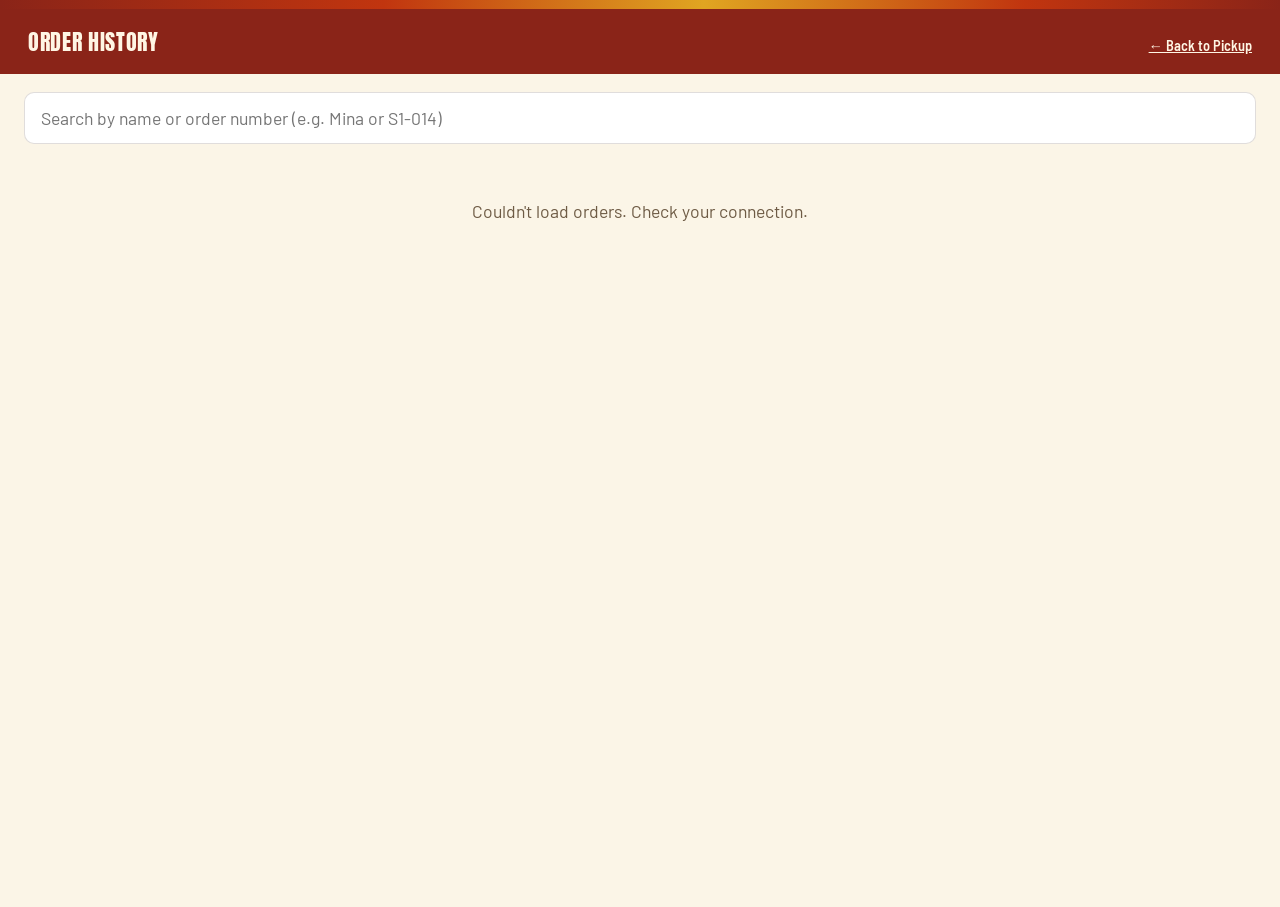
<file: history.html>
<!DOCTYPE html>
<html lang="en">
<head>
<meta charset="UTF-8">
<title>Order History — St. George Festival</title>
<meta name="viewport" content="width=device-width, initial-scale=1">
<script>document.write('<link rel="stylesheet" href="style.css?t=' + Date.now() + '">');</script>
</head>
<body>
  <div class="glow-bar"></div>
  <div class="topbar">
    <h1>Order History</h1>
    <a class="history-link" href="pickup.html">← Back to Pickup</a>
  </div>

  <div class="history-search-bar">
    <input type="text" id="searchInput" placeholder="Search by name or order number (e.g. Mina or S1-014)" autocomplete="off">
  </div>

  <div class="history-list" id="historyList">
    <div class="empty-state">Loading orders...</div>
  </div>

  <script>document.write('<script src="config.js?t=' + Date.now() + '"><\/script>');</script>
  <script>document.write('<script src="api.js?t=' + Date.now() + '"><\/script>');</script>
  <script>
    let allOrders = [];

    // Mirrors isDrinksOnlyOrder in Code.gs — used only to predict which
    // status an undo will actually land on, for the optimistic local
    // update below. The backend is still the source of truth either way.
    const ACTIONABLE_KITCHENS = ['main', 'sandwich', 'smoothie', 'dessert'];
    function isDrinksOnlyOrder(items) {
      return Array.isArray(items) && items.length > 0 &&
        items.every(i => ACTIONABLE_KITCHENS.indexOf(i.kitchen) === -1);
    }

    const STATUS_LABEL = {
      received: 'Received', in_progress: 'In Progress',
      ready: 'Ready', completed: 'Picked Up',
      awaiting_payment: 'Awaiting Payment', failed: 'Payment Failed',
    };

    function cardHtml(o) {
      const items = Array.isArray(o.items) ? o.items : [];
      const time = new Date(o.timestamp).toLocaleString([], { month: 'short', day: 'numeric', hour: '2-digit', minute: '2-digit' });
      return `
        <div class="history-card">
          <div class="history-card-top">
            <span>
              <span class="order-name">${o.customerName || '—'}</span>
              <span class="order-id">${o.orderId}</span>
            </span>
            <span class="status-pill ${o.status}">${STATUS_LABEL[o.status] || o.status}</span>
          </div>
          <ul class="order-items-list">
            ${items.map(i => `<li>${i.qty}× ${i.name}${i.options ? ` <span class="order-tag">${i.options}</span>` : ''}</li>`).join('')}
          </ul>
          <div class="history-meta">${time} · $${o.total} · ${o.paymentMethod === 'cash' ? 'Cash' : 'Card'} · ${o.station === 'online' ? 'Online Order' : 'Station ' + o.station}</div>
          ${o.status === 'completed' ? `<button class="undo-pickup-btn" data-order-id="${o.orderId}">Accidentally picked up? Undo</button>` : ''}
          ${o.status === 'ready' ? `<button class="undo-ready-btn" data-order-id="${o.orderId}">Marked Ready too soon? Send back to in progress</button>` : ''}
        </div>
      `;
    }

    async function handleUndoPickup(orderId, btn) {
      if (!confirm(`Move order ${orderId} back to Ready on the Pickup screen?`)) return;
      btn.disabled = true;
      btn.textContent = 'Undoing...';
      try {
        const result = await undoPickup(orderId);
        if (!result.success) throw new Error(result.error || 'Could not undo pickup');
        const order = allOrders.find(o => o.orderId === orderId);
        if (order) order.status = isDrinksOnlyOrder(order.items) ? 'in_progress' : 'ready';
        render();
      } catch (err) {
        alert('Could not undo pickup — ' + err.message);
        btn.disabled = false;
        btn.textContent = 'Accidentally picked up? Undo';
      }
    }

    async function handleUndoReady(orderId, btn) {
      if (!confirm(`Send order ${orderId} back to in progress on the Assembly screen?`)) return;
      btn.disabled = true;
      btn.textContent = 'Sending back...';
      try {
        const result = await undoReady(orderId);
        if (!result.success) throw new Error(result.error || 'Could not undo ready');
        const order = allOrders.find(o => o.orderId === orderId);
        if (order) order.status = 'in_progress';
        render();
      } catch (err) {
        alert('Could not send that order back — ' + err.message);
        btn.disabled = false;
        btn.textContent = 'Marked Ready too soon? Send back to in progress';
      }
    }

    document.getElementById('historyList').addEventListener('click', (e) => {
      const undoPickupBtn = e.target.closest('.undo-pickup-btn');
      if (undoPickupBtn) { handleUndoPickup(undoPickupBtn.dataset.orderId, undoPickupBtn); return; }
      const undoReadyBtn = e.target.closest('.undo-ready-btn');
      if (undoReadyBtn) { handleUndoReady(undoReadyBtn.dataset.orderId, undoReadyBtn); return; }
    });

    function render() {
      const query = document.getElementById('searchInput').value.trim().toLowerCase();
      const listEl = document.getElementById('historyList');

      const filtered = query
        ? allOrders.filter(o =>
            (o.customerName || '').toLowerCase().includes(query) ||
            o.orderId.toLowerCase().includes(query))
        : allOrders;

      if (filtered.length === 0) {
        listEl.innerHTML = `<div class="empty-state">${query ? 'No matching orders' : 'No orders yet'}</div>`;
        return;
      }
      listEl.innerHTML = filtered.map(cardHtml).join('');
    }

    async function load() {
      try {
        const data = await fetchHistory();
        allOrders = data.orders; // already newest-first from the backend
        render();
      } catch (err) {
        document.getElementById('historyList').innerHTML = '<div class="empty-state">Couldn\'t load orders. Check your connection.</div>';
      }
    }

    document.getElementById('searchInput').addEventListener('input', render);

    load();
  </script>
</body>
</html>
</file>
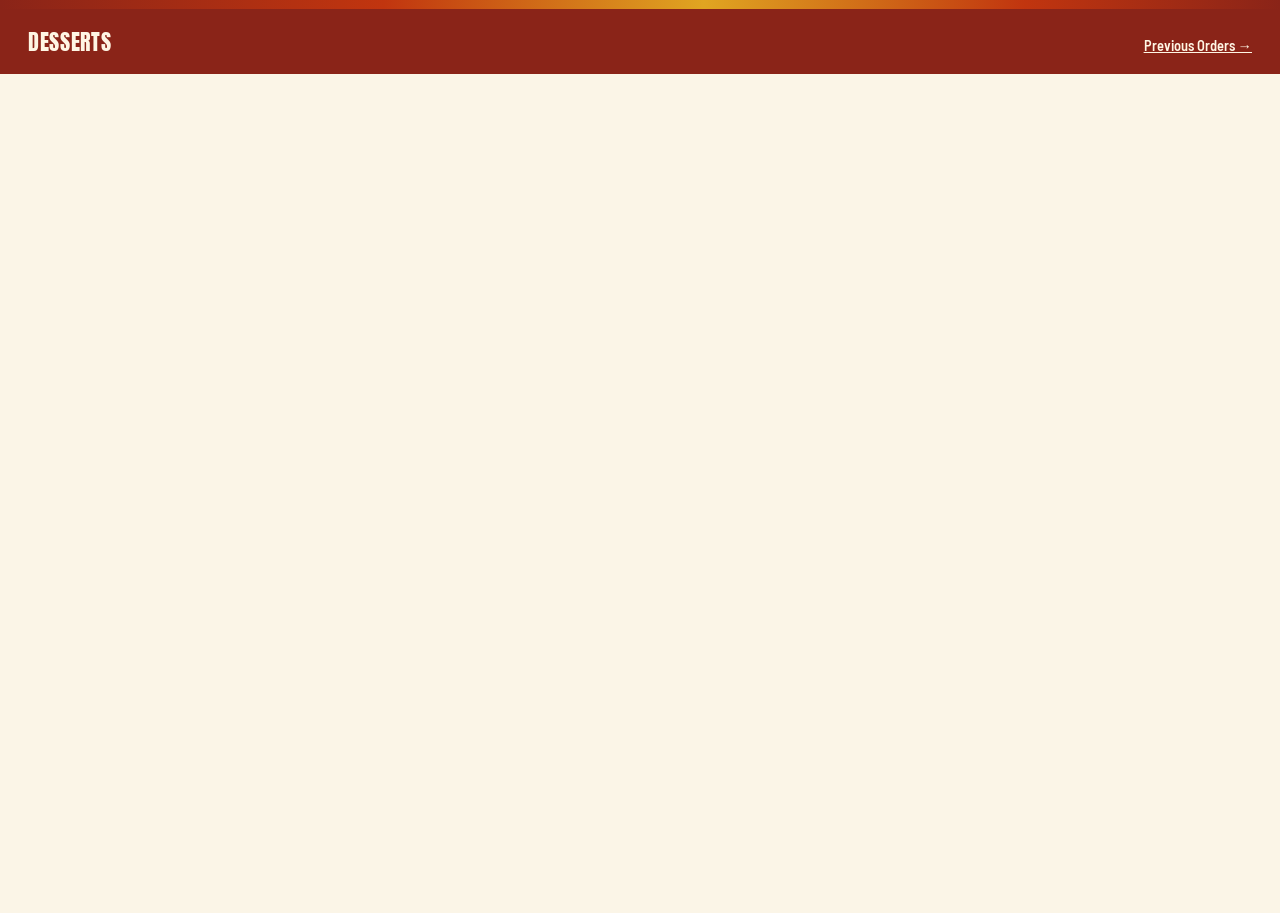
<file: kitchen-desserts.html>
<!DOCTYPE html>
<html lang="en">
<head>
<meta charset="UTF-8">
<title>Desserts — St. George Festival</title>
<meta name="viewport" content="width=device-width, initial-scale=1, maximum-scale=1, user-scalable=no, viewport-fit=cover">
<meta name="apple-mobile-web-app-capable" content="yes">
<link rel="stylesheet" href="style.css?v=3">
</head>
<body class="pickup">
  <div class="glow-bar"></div>
  <div class="topbar">
    <h1>Desserts</h1>
    <a class="history-link" href="history-desserts.html">Previous Orders →</a>
  </div>

  <div class="pickup-list" id="pickupList"></div>

  <script src="config.js?v=3"></script>
  <script src="api.js?v=3"></script>
  <script>
    // This screen works differently from Main/Sandwich Kitchen — orders
    // appear here as soon as they come in (no "Start" step), and
    // tapping one marks it picked up directly. It deliberately skips
    // Assembly and Pickup entirely. See markDessertPickedUp in
    // Code.gs for how this stays isolated from mixed orders that also
    // have food items going through the normal kitchen flow.
    let ordersState = [];
    let pendingRemovals = new Set(); // orderIds being marked picked up but not yet confirmed

    function rowHtml(o) {
      const myItems = (o.items || []).filter(i => i.kitchen === 'dessert');
      return `
        <div class="pickup-row pickup-row-with-items" data-id="${o.orderId}">
          <div class="pickup-row-top">
            <div class="pickup-row-left">
              <span class="pickup-name">${o.customerName || '—'}</span>
              <span class="pickup-order-id">${o.orderId}</span>
            </div>
            <span class="status-pill received">Ready to Hand Off</span>
          </div>
          <ul class="order-items-list">
            ${myItems.map(i => `<li>${i.qty}× ${i.name}${i.options ? ` <span class="order-tag">${i.options}</span>` : ''}</li>`).join('')}
          </ul>
        </div>
      `;
    }

    function render() {
      const active = ordersState
        .filter(o => o.needsDessert && !o.dessertStarted)
        .sort((a, b) => new Date(a.timestamp) - new Date(b.timestamp));

      const listEl = document.getElementById('pickupList');
      listEl.innerHTML = active.length
        ? active.map(rowHtml).join('')
        : '<div class="empty-state">No dessert orders right now</div>';
    }

    async function refresh() {
      try {
        const data = await fetchOrders('');
        // Don't let a background refresh bring back an order we just
        // marked picked up, before that change has saved to the Sheet.
        ordersState = data.orders.filter(o => !pendingRemovals.has(o.orderId));
        render();
      } catch (err) {
        console.error('Refresh failed', err);
      }
    }

    // Tap a row to mark it picked up — removes instantly, syncs with
    // the server in the background.
    document.getElementById('pickupList').addEventListener('click', async (e) => {
      const row = e.target.closest('.pickup-row');
      if (!row) return;
      const orderId = row.dataset.id;
      pendingRemovals.add(orderId);
      ordersState = ordersState.filter(o => o.orderId !== orderId);
      render();

      try {
        await markDessertPickedUp(orderId);
        pendingRemovals.delete(orderId); // confirmed — safe for refreshes now
      } catch (err) {
        pendingRemovals.delete(orderId);
        refresh(); // bring it back if the update failed
      }
    });

    refresh();
    setInterval(refresh, POLL_INTERVAL_MS);
  </script>
</body>
</html>
</file>
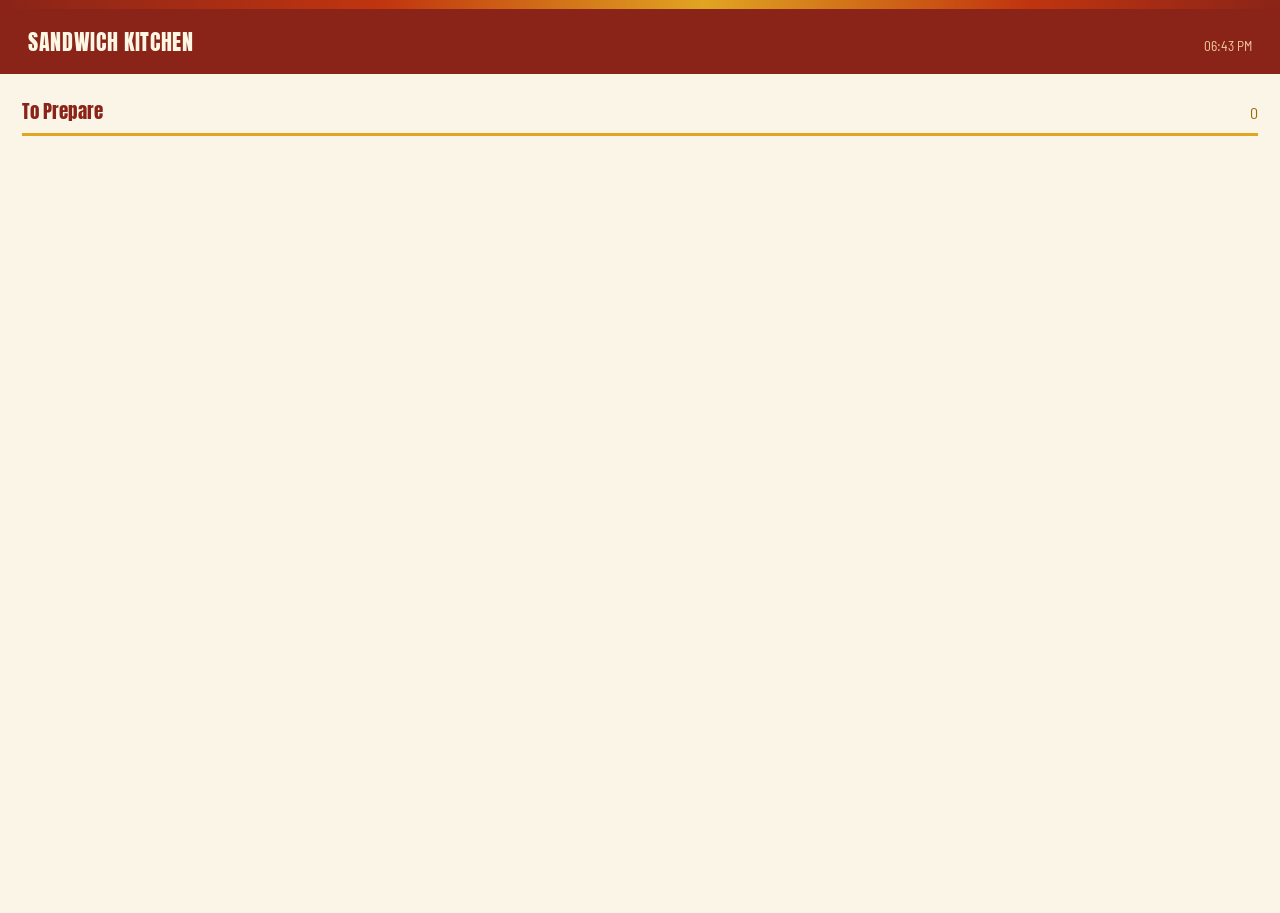
<file: kitchen-sandwiches.html>
<!DOCTYPE html>
<html lang="en">
<head>
<meta charset="UTF-8">
<title>Sandwich Kitchen — St. George Festival</title>
<meta name="viewport" content="width=device-width, initial-scale=1, maximum-scale=1, user-scalable=no, viewport-fit=cover">
<meta name="apple-mobile-web-app-capable" content="yes">
<link rel="stylesheet" href="style.css">
</head>
<body class="kitchen">
  <div class="glow-bar"></div>
  <div class="topbar">
    <h1>Sandwich Kitchen</h1>
    <div class="subtitle" id="clock"></div>
  </div>

  <div class="board">
    <div class="col-heading">To Prepare <span class="count" id="queueCount">0</span></div>
    <div id="queueList"></div>
  </div>

  <script src="config.js"></script>
  <script src="api.js"></script>
  <script>
    const KITCHEN_AREA = "sandwich"; // this file is the Sandwich Kitchen screen

    let ordersState = [];
    let pendingStarts = new Set(); // orderIds being started but not yet confirmed
    let knownOrderIds = new Set();
    let firstLoad = true;

    // Simple synthesized beep — no audio file needed.
    // iOS requires a user tap before any sound can play, so the
    // first tap anywhere on the screen "unlocks" audio.
    let audioCtx = null;
    document.body.addEventListener('click', () => {
      if (!audioCtx) audioCtx = new (window.AudioContext || window.webkitAudioContext)();
    }, { once: true });

    function playChime() {
      if (!audioCtx) return;
      const osc = audioCtx.createOscillator();
      const gain = audioCtx.createGain();
      osc.frequency.value = 880;
      osc.connect(gain);
      gain.connect(audioCtx.destination);
      gain.gain.setValueAtTime(0.15, audioCtx.currentTime);
      gain.gain.exponentialRampToValueAtTime(0.001, audioCtx.currentTime + 0.4);
      osc.start();
      osc.stop(audioCtx.currentTime + 0.4);
    }

    function timeAgo(ts) {
      const mins = Math.floor((Date.now() - new Date(ts).getTime()) / 60000);
      if (mins < 1) return 'just now';
      return mins + ' min ago';
    }

    function orderCardHtml(o) {
      // Only show the items that belong to THIS kitchen — the other
      // kitchen's items (if any) are that screen's concern, not ours.
      const myItems = (o.items || []).filter(i => i.kitchen === KITCHEN_AREA);
      return `
        <div class="order-card status-received" data-id="${o.orderId}">
          <div class="order-card-top">
            <span>
              ${o.customerName ? `<span class="order-name">${o.customerName}</span>` : ''}
              <span class="order-id">${o.orderId}</span>
              ${o.paymentMethod === 'cash' ? '<span class="order-tag">CASH</span>' : ''}${o.station === 'online' ? '<span class="order-tag">ONLINE</span>' : ''}
            </span>
            <span class="order-elapsed">${timeAgo(o.timestamp)}</span>
          </div>
          ${o.notes ? `<div class="order-notes-alert">⚠️ ${o.notes}</div>` : ''}
          <ul class="order-items-list">
            ${myItems.map(i => `<li>${i.qty}× ${i.name}${i.options ? ` <span class="order-tag">${i.options}</span>` : ''}</li>`).join('')}
          </ul>
          <div class="order-actions">
            <button class="btn-start" data-id="${o.orderId}">Start Order</button>
          </div>
        </div>
      `;
    }

    function render() {
      const needsField = 'needs' + KITCHEN_AREA[0].toUpperCase() + KITCHEN_AREA.slice(1);
      const startedField = KITCHEN_AREA + 'Started';
      const queue = ordersState.filter(o => o[needsField] && !o[startedField]);
      document.getElementById('queueCount').textContent = queue.length;
      document.getElementById('queueList').innerHTML = queue.length
        ? queue.map(orderCardHtml).join('')
        : '<div class="empty-state">Nothing to prepare right now</div>';
    }

    async function refresh() {
      try {
        const data = await fetchOrders('');
        const currentIds = new Set(data.orders.map(o => o.orderId));
        if (!firstLoad) {
          const isNew = [...currentIds].some(id => !knownOrderIds.has(id));
          if (isNew) playChime();
        }
        knownOrderIds = currentIds;
        firstLoad = false;

        // Don't let a background refresh bring back an order we just
        // started, before that change has saved to the Sheet.
        ordersState = data.orders.filter(o => !pendingStarts.has(o.orderId));
        render();
      } catch (err) {
        console.error('Refresh failed', err);
      }
    }

    document.getElementById('queueList').addEventListener('click', async (e) => {
      const btn = e.target.closest('button[data-id]');
      if (!btn) return;
      const orderId = btn.dataset.id;

      pendingStarts.add(orderId);
      ordersState = ordersState.filter(o => o.orderId !== orderId);
      render();

      try {
        await startOrderPortion(orderId, KITCHEN_AREA);
        pendingStarts.delete(orderId);
      } catch (err) {
        pendingStarts.delete(orderId);
        refresh(); // bring it back if the update failed
        alert('Could not start that order — please try again.');
      }
    });

    function updateClock() {
      document.getElementById('clock').textContent = new Date().toLocaleTimeString([], { hour: '2-digit', minute: '2-digit' });
    }

    updateClock();
    setInterval(updateClock, 30000);
    refresh();
    setInterval(refresh, POLL_INTERVAL_MS);
  </script>
</body>
</html>
</file>
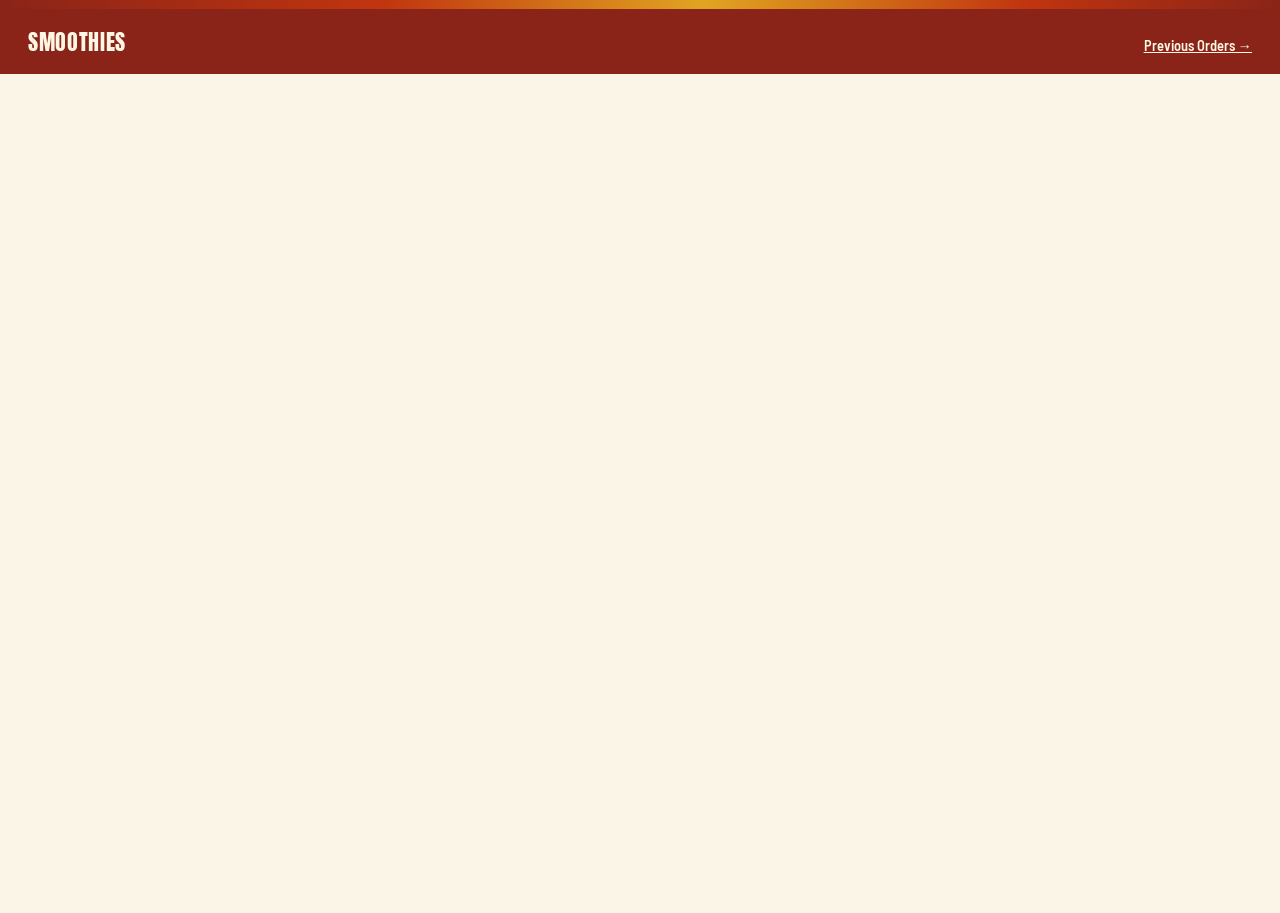
<file: kitchen-smoothies.html>
<!DOCTYPE html>
<html lang="en">
<head>
<meta charset="UTF-8">
<title>Smoothies — St. George Festival</title>
<meta name="viewport" content="width=device-width, initial-scale=1, maximum-scale=1, user-scalable=no, viewport-fit=cover">
<meta name="apple-mobile-web-app-capable" content="yes">
<link rel="stylesheet" href="style.css?v=3">
</head>
<body class="pickup">
  <div class="glow-bar"></div>
  <div class="topbar">
    <h1>Smoothies</h1>
    <a class="history-link" href="history-smoothies.html">Previous Orders →</a>
  </div>

  <div class="pickup-list" id="pickupList"></div>

  <script src="config.js?v=3"></script>
  <script src="api.js?v=3"></script>
  <script>
    // This screen works differently from Main/Sandwich Kitchen — orders
    // appear here as soon as they come in (no "Start" step), and
    // tapping one marks it picked up directly. It deliberately skips
    // Assembly and Pickup entirely. See markSmoothiePickedUp in
    // Code.gs for how this stays isolated from mixed orders that also
    // have food items going through the normal kitchen flow.
    let ordersState = [];
    let pendingRemovals = new Set(); // orderIds being marked picked up but not yet confirmed

    function rowHtml(o) {
      const myItems = (o.items || []).filter(i => i.kitchen === 'smoothie');
      return `
        <div class="pickup-row pickup-row-with-items" data-id="${o.orderId}">
          <div class="pickup-row-top">
            <div class="pickup-row-left">
              <span class="pickup-name">${o.customerName || '—'}</span>
              <span class="pickup-order-id">${o.orderId}</span>
            </div>
            <span class="status-pill received">Ready to Hand Off</span>
          </div>
          <ul class="order-items-list">
            ${myItems.map(i => `<li>${i.qty}× ${i.name}${i.options ? ` <span class="order-tag">${i.options}</span>` : ''}</li>`).join('')}
          </ul>
        </div>
      `;
    }

    function render() {
      const active = ordersState
        .filter(o => o.needsSmoothie && !o.smoothieStarted)
        .sort((a, b) => new Date(a.timestamp) - new Date(b.timestamp));

      const listEl = document.getElementById('pickupList');
      listEl.innerHTML = active.length
        ? active.map(rowHtml).join('')
        : '<div class="empty-state">No smoothie orders right now</div>';
    }

    async function refresh() {
      try {
        const data = await fetchOrders('');
        // Don't let a background refresh bring back an order we just
        // marked picked up, before that change has saved to the Sheet.
        ordersState = data.orders.filter(o => !pendingRemovals.has(o.orderId));
        render();
      } catch (err) {
        console.error('Refresh failed', err);
      }
    }

    // Tap a row to mark it picked up — removes instantly, syncs with
    // the server in the background.
    document.getElementById('pickupList').addEventListener('click', async (e) => {
      const row = e.target.closest('.pickup-row');
      if (!row) return;
      const orderId = row.dataset.id;
      pendingRemovals.add(orderId);
      ordersState = ordersState.filter(o => o.orderId !== orderId);
      render();

      try {
        await markSmoothiePickedUp(orderId);
        pendingRemovals.delete(orderId); // confirmed — safe for refreshes now
      } catch (err) {
        pendingRemovals.delete(orderId);
        refresh(); // bring it back if the update failed
      }
    });

    refresh();
    setInterval(refresh, POLL_INTERVAL_MS);
  </script>
</body>
</html>
</file>
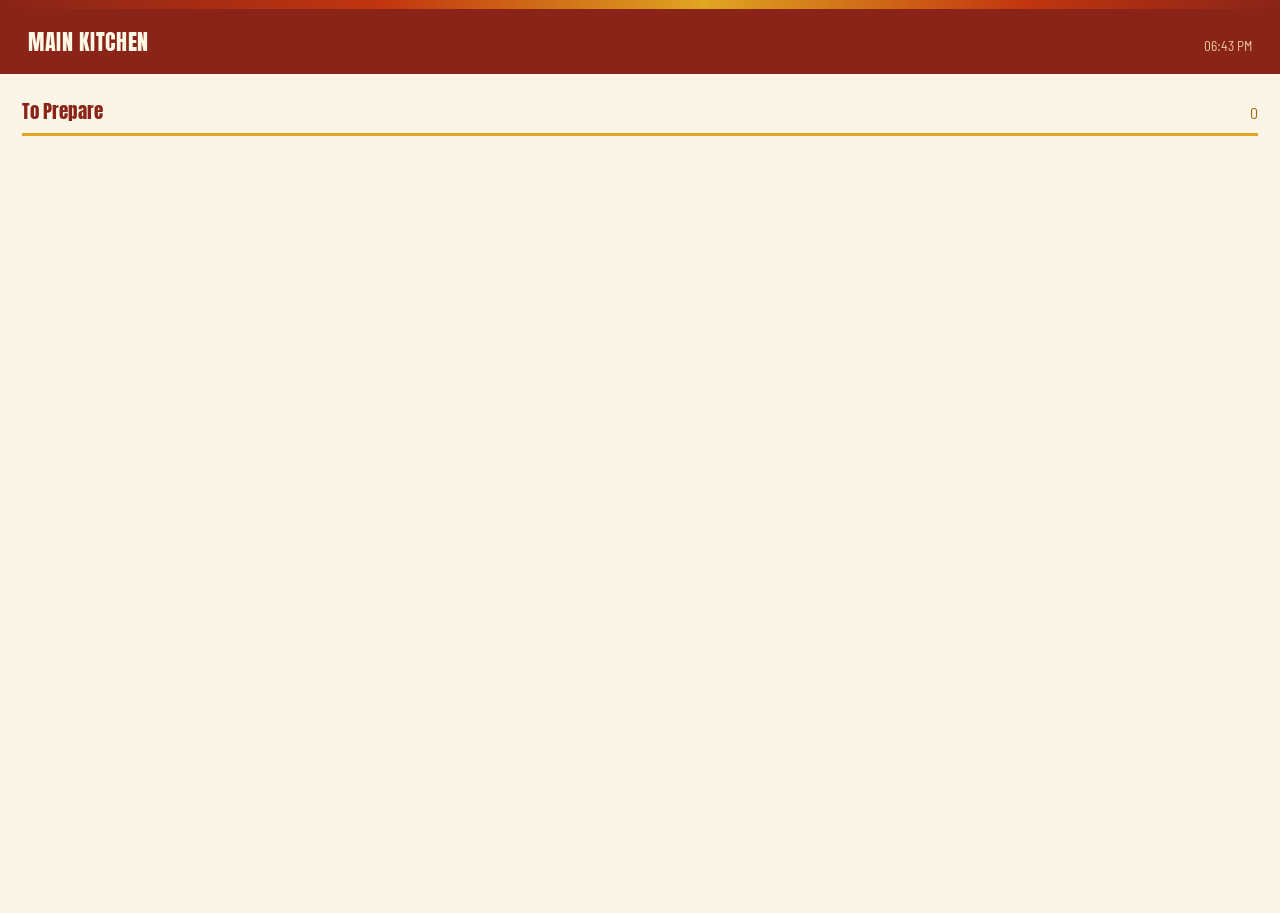
<file: kitchen.html>
<!DOCTYPE html>
<html lang="en">
<head>
<meta charset="UTF-8">
<title>Main Kitchen — St. George Festival</title>
<meta name="viewport" content="width=device-width, initial-scale=1, maximum-scale=1, user-scalable=no, viewport-fit=cover">
<meta name="apple-mobile-web-app-capable" content="yes">
<link rel="stylesheet" href="style.css">
</head>
<body class="kitchen">
  <div class="glow-bar"></div>
  <div class="topbar">
    <h1>Main Kitchen</h1>
    <div class="subtitle" id="clock"></div>
  </div>

  <div class="board">
    <div class="col-heading">To Prepare <span class="count" id="queueCount">0</span></div>
    <div id="queueList"></div>
  </div>

  <script src="config.js"></script>
  <script src="api.js"></script>
  <script>
    const KITCHEN_AREA = "main"; // this file is the Main Kitchen screen

    let ordersState = [];
    let pendingStarts = new Set(); // orderIds being started but not yet confirmed
    let knownOrderIds = new Set();
    let firstLoad = true;

    // Simple synthesized beep — no audio file needed.
    // iOS requires a user tap before any sound can play, so the
    // first tap anywhere on the screen "unlocks" audio.
    let audioCtx = null;
    document.body.addEventListener('click', () => {
      if (!audioCtx) audioCtx = new (window.AudioContext || window.webkitAudioContext)();
    }, { once: true });

    function playChime() {
      if (!audioCtx) return;
      const osc = audioCtx.createOscillator();
      const gain = audioCtx.createGain();
      osc.frequency.value = 880;
      osc.connect(gain);
      gain.connect(audioCtx.destination);
      gain.gain.setValueAtTime(0.15, audioCtx.currentTime);
      gain.gain.exponentialRampToValueAtTime(0.001, audioCtx.currentTime + 0.4);
      osc.start();
      osc.stop(audioCtx.currentTime + 0.4);
    }

    function timeAgo(ts) {
      const mins = Math.floor((Date.now() - new Date(ts).getTime()) / 60000);
      if (mins < 1) return 'just now';
      return mins + ' min ago';
    }

    function orderCardHtml(o) {
      // Only show the items that belong to THIS kitchen — the other
      // kitchen's items (if any) are that screen's concern, not ours.
      const myItems = (o.items || []).filter(i => i.kitchen === KITCHEN_AREA);
      return `
        <div class="order-card status-received" data-id="${o.orderId}">
          <div class="order-card-top">
            <span>
              ${o.customerName ? `<span class="order-name">${o.customerName}</span>` : ''}
              <span class="order-id">${o.orderId}</span>
              ${o.paymentMethod === 'cash' ? '<span class="order-tag">CASH</span>' : ''}${o.station === 'online' ? '<span class="order-tag">ONLINE</span>' : ''}
            </span>
            <span class="order-elapsed">${timeAgo(o.timestamp)}</span>
          </div>
          ${o.notes ? `<div class="order-notes-alert">⚠️ ${o.notes}</div>` : ''}
          <ul class="order-items-list">
            ${myItems.map(i => `<li>${i.qty}× ${i.name}${i.options ? ` <span class="order-tag">${i.options}</span>` : ''}</li>`).join('')}
          </ul>
          <div class="order-actions">
            <button class="btn-start" data-id="${o.orderId}">Start Order</button>
          </div>
        </div>
      `;
    }

    function render() {
      const needsField = 'needs' + KITCHEN_AREA[0].toUpperCase() + KITCHEN_AREA.slice(1);
      const startedField = KITCHEN_AREA + 'Started';
      const queue = ordersState.filter(o => o[needsField] && !o[startedField]);
      document.getElementById('queueCount').textContent = queue.length;
      document.getElementById('queueList').innerHTML = queue.length
        ? queue.map(orderCardHtml).join('')
        : '<div class="empty-state">Nothing to prepare right now</div>';
    }

    async function refresh() {
      try {
        const data = await fetchOrders('');
        const currentIds = new Set(data.orders.map(o => o.orderId));
        if (!firstLoad) {
          const isNew = [...currentIds].some(id => !knownOrderIds.has(id));
          if (isNew) playChime();
        }
        knownOrderIds = currentIds;
        firstLoad = false;

        // Don't let a background refresh bring back an order we just
        // started, before that change has saved to the Sheet.
        ordersState = data.orders.filter(o => !pendingStarts.has(o.orderId));
        render();
      } catch (err) {
        console.error('Refresh failed', err);
      }
    }

    document.getElementById('queueList').addEventListener('click', async (e) => {
      const btn = e.target.closest('button[data-id]');
      if (!btn) return;
      const orderId = btn.dataset.id;

      pendingStarts.add(orderId);
      ordersState = ordersState.filter(o => o.orderId !== orderId);
      render();

      try {
        await startOrderPortion(orderId, KITCHEN_AREA);
        pendingStarts.delete(orderId);
      } catch (err) {
        pendingStarts.delete(orderId);
        refresh(); // bring it back if the update failed
        alert('Could not start that order — please try again.');
      }
    });

    function updateClock() {
      document.getElementById('clock').textContent = new Date().toLocaleTimeString([], { hour: '2-digit', minute: '2-digit' });
    }

    updateClock();
    setInterval(updateClock, 30000);
    refresh();
    setInterval(refresh, POLL_INTERVAL_MS);
  </script>
</body>
</html>
</file>
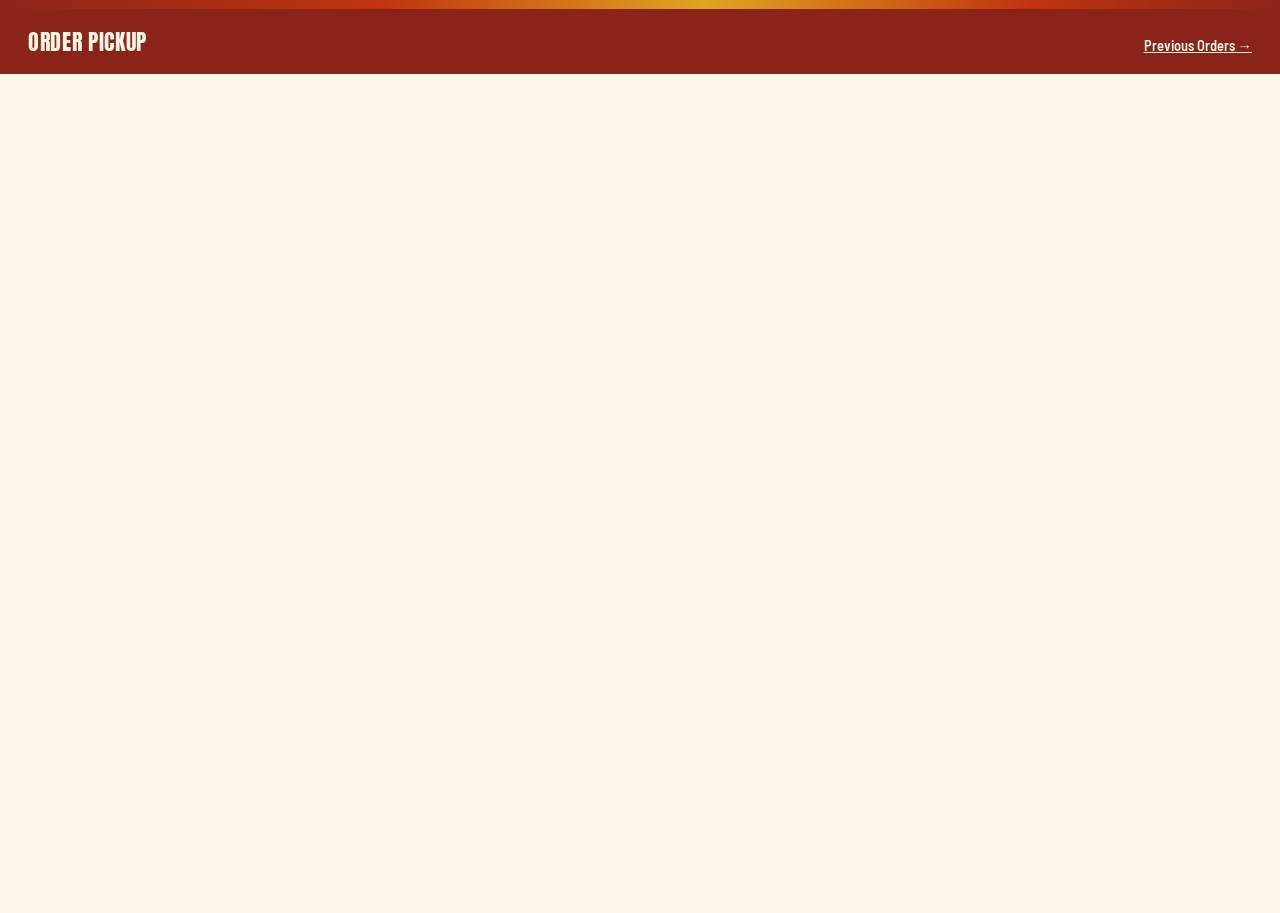
<file: pickup.html>
<!DOCTYPE html>
<html lang="en">
<head>
<meta charset="UTF-8">
<title>Order Pickup — St. George Festival</title>
<meta name="viewport" content="width=device-width, initial-scale=1, maximum-scale=1, user-scalable=no, viewport-fit=cover">
<meta name="apple-mobile-web-app-capable" content="yes">
<script>document.write('<link rel="stylesheet" href="style.css?t=' + Date.now() + '">');</script>
</head>
<body class="pickup">
  <div class="glow-bar"></div>
  <div class="topbar">
    <h1>Order Pickup</h1>
    <a class="history-link" href="history.html">Previous Orders →</a>
  </div>

  <div class="pickup-list" id="pickupList"></div>

  <script>document.write('<script src="config.js?t=' + Date.now() + '"><\/script>');</script>
  <script>document.write('<script src="api.js?t=' + Date.now() + '"><\/script>');</script>
  <script>
    let ordersState = [];
    let pendingRemovals = new Set(); // orderIds being marked complete but not yet confirmed

    const STATUS_LABEL = {
      received: 'Received',
      in_progress: 'In Progress',
      ready: 'Ready',
    };

    function rowHtml(o) {
      return `
        <div class="pickup-row" data-id="${o.orderId}" data-status="${o.status}">
          <div class="pickup-row-left">
            <span class="pickup-name">${o.customerName || '—'}</span>
            <span class="pickup-order-id">${o.orderId}</span>
          </div>
          <span class="status-pill ${o.status}">${STATUS_LABEL[o.status] || o.status}</span>
        </div>
      `;
    }

    function render() {
      const statusOrder = { ready: 0, in_progress: 1, received: 2 };
      const hasRealFood = o => (o.items || []).some(i => i.kitchen === 'main' || i.kitchen === 'sandwich');
      const active = ordersState
        .filter(o => ['received', 'in_progress', 'ready'].includes(o.status) && hasRealFood(o))
        .sort((a, b) => {
          const statusDiff = statusOrder[a.status] - statusOrder[b.status];
          if (statusDiff !== 0) return statusDiff;
          return new Date(a.timestamp) - new Date(b.timestamp); // oldest first within the same status
        });

      const listEl = document.getElementById('pickupList');
      listEl.innerHTML = active.length
        ? active.map(rowHtml).join('')
        : '<div class="empty-state">No active orders right now</div>';
    }

    async function refresh() {
      try {
        const data = await fetchOrders('');
        // Don't let a background refresh bring back an order we just
        // marked as picked up, before that change has saved to the Sheet.
        ordersState = data.orders.filter(o => !pendingRemovals.has(o.orderId));
        render();
      } catch (err) {
        console.error('Refresh failed', err);
      }
    }

    // Tap a "ready" row to mark it picked up — removes instantly,
    // syncs with the server in the background.
    document.getElementById('pickupList').addEventListener('click', async (e) => {
      const row = e.target.closest('.pickup-row');
      if (!row || row.dataset.status !== 'ready') return;
      const orderId = row.dataset.id;
      pendingRemovals.add(orderId);
      ordersState = ordersState.filter(o => o.orderId !== orderId);
      render();

      try {
        await updateOrderStatus(orderId, 'completed');
        pendingRemovals.delete(orderId); // confirmed — safe for refreshes now
      } catch (err) {
        pendingRemovals.delete(orderId);
        refresh(); // bring it back if the update failed
      }
    });

    refresh();
    setInterval(refresh, POLL_INTERVAL_MS);
  </script>
</body>
</html>
</file>
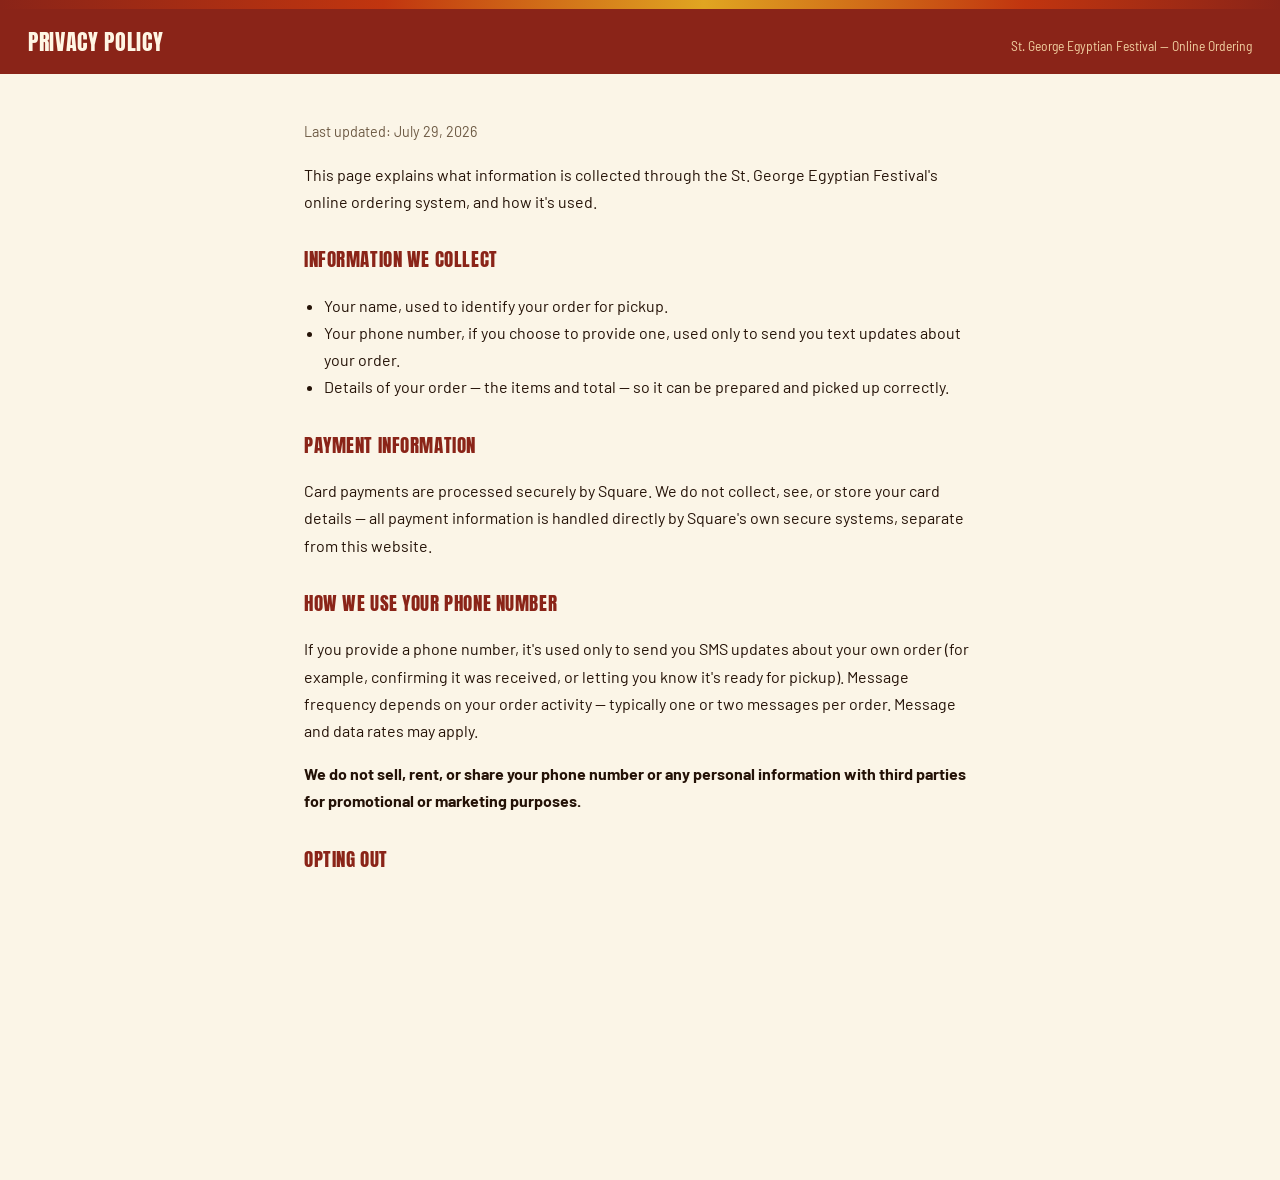
<file: privacy.html>
<!DOCTYPE html>
<html lang="en">
<head>
<meta charset="UTF-8">
<title>Privacy Policy — St. George Egyptian Festival</title>
<meta name="viewport" content="width=device-width, initial-scale=1">
<link rel="stylesheet" href="style.css">
</head>
<body>
  <div class="glow-bar"></div>
  <div class="topbar">
    <h1>Privacy Policy</h1>
    <div class="subtitle">St. George Egyptian Festival — Online Ordering</div>
  </div>

  <div style="max-width: 720px; margin: 0 auto; padding: 32px 24px 60px; line-height: 1.7; color: var(--ink);">

    <p style="color: var(--cream-dim); font-size: 0.9rem;">Last updated: July 29, 2026</p>

    <p>This page explains what information is collected through the St. George Egyptian
    Festival's online ordering system, and how it's used.</p>

    <h2 style="color: var(--maroon); font-family: 'Anton', sans-serif; font-size: 1.2rem; margin-top: 28px;">Information We Collect</h2>
    <ul style="padding-left: 20px;">
      <li>Your name, used to identify your order for pickup.</li>
      <li>Your phone number, if you choose to provide one, used only to send you text
        updates about your order.</li>
      <li>Details of your order — the items and total — so it can be prepared and
        picked up correctly.</li>
    </ul>

    <h2 style="color: var(--maroon); font-family: 'Anton', sans-serif; font-size: 1.2rem; margin-top: 28px;">Payment Information</h2>
    <p>Card payments are processed securely by Square. We do not collect, see, or store
    your card details — all payment information is handled directly by Square's own
    secure systems, separate from this website.</p>

    <h2 style="color: var(--maroon); font-family: 'Anton', sans-serif; font-size: 1.2rem; margin-top: 28px;">How We Use Your Phone Number</h2>
    <p>If you provide a phone number, it's used only to send you SMS updates about your
    own order (for example, confirming it was received, or letting you know it's ready
    for pickup). Message frequency depends on your order activity — typically one or
    two messages per order. Message and data rates may apply.</p>
    <p><strong>We do not sell, rent, or share your phone number or any personal
    information with third parties for promotional or marketing purposes.</strong></p>

    <h2 style="color: var(--maroon); font-family: 'Anton', sans-serif; font-size: 1.2rem; margin-top: 28px;">Opting Out</h2>
    <p>You can reply <strong>STOP</strong> to any text message from us at any time to
    unsubscribe from SMS updates. Reply <strong>HELP</strong> for assistance. Providing
    a phone number is optional and is never required to place an order.</p>

    <h2 style="color: var(--maroon); font-family: 'Anton', sans-serif; font-size: 1.2rem; margin-top: 28px;">Contact</h2>
    <p>Questions about this policy or how your information is used? Reach out to
    St. George Coptic Orthodox Church of Illinois, 4601 W Pauling Rd, Monee, IL 60449.</p>

  </div>
</body>
</html>
</file>
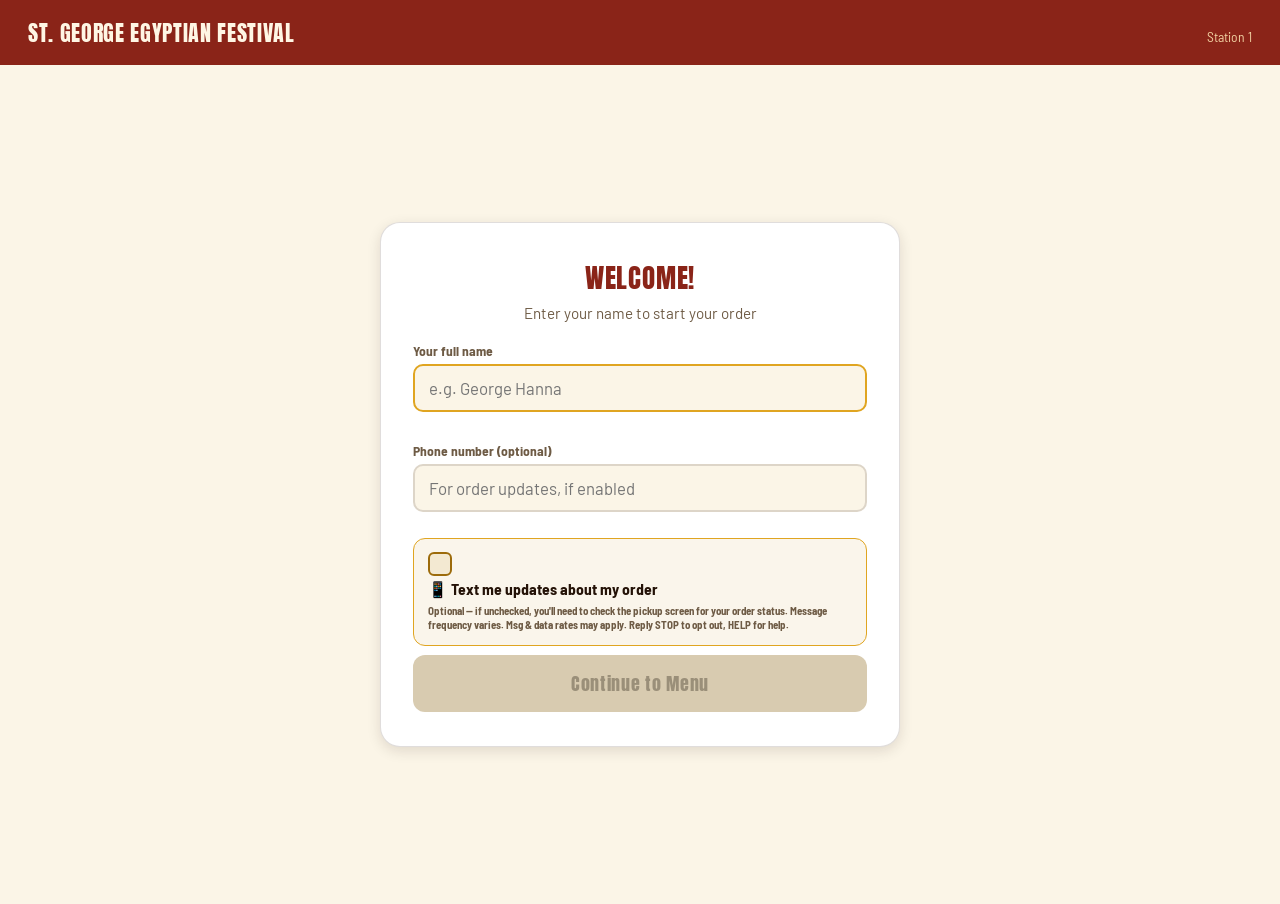
<file: station.html>
<!DOCTYPE html>
<html lang="en">
<head>
<meta charset="UTF-8">
<title>St. George Festival — Order</title>
<meta name="viewport" content="width=device-width, initial-scale=1, maximum-scale=1, user-scalable=no, viewport-fit=cover">
<meta name="apple-mobile-web-app-capable" content="yes">
<meta name="apple-mobile-web-app-status-bar-style" content="default">
<link rel="stylesheet" href="style.css">
</head>
<body>
  <div class="topbar">
    <h1>St. George Egyptian Festival</h1>
    <div class="subtitle" id="stationLabel">Station 1</div>
  </div>

  <!-- Welcome / name-capture screen, shown first -->
  <div class="welcome-wrap" id="welcomeScreen">
    <div class="welcome-card">
      <h1>Welcome!</h1>
      <div class="tagline">Enter your name to start your order</div>
      <label for="customerNameWelcome">Your full name</label>
      <input type="text" id="customerNameWelcome" placeholder="e.g. George Hanna" maxlength="30" autocomplete="off">
      <div class="field-hint" id="nameHint"></div>
      <label for="customerPhoneWelcome" style="margin-top:14px;">Phone number (optional)</label>
      <input type="tel" id="customerPhoneWelcome" placeholder="For order updates, if enabled" maxlength="20" autocomplete="off">
      <label class="sms-consent-checkbox-label">
        <input type="checkbox" id="smsConsentCheckbox">
        <span>
          <span class="sms-consent-headline">📱 Text me updates about my order</span>
          <span class="sms-consent-fineprint">Optional — if unchecked, you'll need to check the pickup screen for your order status. Message frequency varies. Msg &amp; data rates may apply. Reply STOP to opt out, HELP for help.</span>
        </span>
      </label>
      <button class="continue-btn" id="continueBtn" disabled>Continue to Menu</button>
    </div>
  </div>

  <!-- Ordering screen, hidden until they continue -->
  <div class="menu-wrap" id="orderScreen" style="display:none;">
    <div class="menu-scroll" id="menuScroll"></div>

    <div class="cart-panel">
      <h2>Your Order</h2>
      <div class="ordering-for-row">
        <div class="ordering-for" id="orderingForLabel">Ordering for: —</div>
        <button class="cancel-order-btn" id="cancelOrderBtn">Cancel Order</button>
      </div>

      <div class="cart-lines" id="cartLines">
        <div class="cart-empty">Tap items to add them</div>
      </div>
      <div class="cart-total-row">
        <span>Total</span>
        <span id="cartTotal">$0</span>
      </div>
      <div class="order-notes-field">
        <label for="orderNotes">Notes (allergies, requests, etc.)</label>
        <textarea id="orderNotes" maxlength="200" placeholder="e.g. nut allergy, no onions"></textarea>
      </div>
      <button class="checkout-btn" id="checkoutBtn" disabled>Checkout</button>
    </div>
  </div>

  <!-- Item customization modal -->
  <div class="modal-backdrop" id="customizeModal" style="display:none;">
    <div class="modal">
      <h2 id="customizeTitle">Item Name</h2>
      <div id="customizeGroups"></div>
      <button class="checkout-btn" id="customizeAddBtn" style="margin-top:16px;">Add to Order</button>
      <div class="cancel-link" id="customizeCancel">Cancel</div>
    </div>
  </div>

  <!-- Checkout blocked: something in the cart just went out of stock -->
  <div class="modal-backdrop" id="outOfStockModal" style="display:none;">
    <div class="modal">
      <h2>Sorry, we just ran out</h2>
      <p>These items became unavailable while you were ordering. Please remove them to continue:</p>
      <ul class="order-items-list" id="outOfStockList" style="text-align:left;"></ul>
      <button class="checkout-btn" id="outOfStockOkBtn">Back to Menu</button>
    </div>
  </div>

  <!-- Long-wait warning for items that changed status after this order started -->
  <div class="modal-backdrop" id="longWaitModal" style="display:none;">
    <div class="modal">
      <h2>Heads up — longer wait</h2>
      <p>These items now have a longer wait than usual:</p>
      <ul class="order-items-list" id="longWaitList" style="text-align:left;"></ul>
      <button class="checkout-btn" id="longWaitContinueBtn">Continue to Checkout</button>
      <div class="cancel-link" id="longWaitGoBackBtn">Go back and adjust order</div>
    </div>
  </div>

  <!-- Payment method modal -->
  <div class="modal-backdrop" id="payModal" style="display:none;">
    <div class="modal">
      <h2>How would you like to pay?</h2>
      <div class="pay-options">
        <button class="pay-btn" id="payCardBtn">💳<br>Card<br><span style="font-weight:400;font-size:0.85rem;">Pay on the terminal</span></button>
        <button class="pay-btn" id="payCashBtn">💵<br>Cash<br><span style="font-weight:400;font-size:0.85rem;">Pay a volunteer</span></button>
      </div>
      <div class="cancel-link" id="payCancel">Cancel</div>
    </div>
  </div>

  <!-- Cash: volunteer must confirm before the order is sent -->
  <div class="modal-backdrop" id="cashConfirmModal" style="display:none;">
    <div class="modal">
      <div id="cashKeypadState">
        <div class="flip-icon">🔄📱</div>
        <h2>Turn the iPad to a volunteer</h2>
        <div class="cash-summary">
          <div class="cash-summary-row"><span>Order for</span><span id="cashConfirmName">—</span></div>
          <div class="cash-summary-row total"><span>Collect</span><span id="cashConfirmTotal">$0</span></div>
        </div>
        <p>Volunteer: enter the passcode once cash is received.</p>
        <div class="passcode-dots" id="passcodeDots">
          <span class="dot"></span><span class="dot"></span><span class="dot"></span><span class="dot"></span>
        </div>
        <div class="keypad" id="cashKeypad">
          <button data-key="1">1</button><button data-key="2">2</button><button data-key="3">3</button>
          <button data-key="4">4</button><button data-key="5">5</button><button data-key="6">6</button>
          <button data-key="7">7</button><button data-key="8">8</button><button data-key="9">9</button>
          <button data-key="clear" class="keypad-back">Clear</button><button data-key="0">0</button><button data-key="back" class="keypad-back">⌫</button>
        </div>
        <div class="cancel-link" id="cashCancel">Cancel</div>
      </div>
      <div id="cashSendingState" style="display:none;">
        <h2>Sending order...</h2>
        <div class="spinner"></div>
        <p>One moment.</p>
      </div>
    </div>
  </div>

  <!-- Custom item: for anything not on the menu -->
  <div class="modal-backdrop" id="customItemModal" style="display:none;">
    <div class="modal">
      <h2>Add Custom Item</h2>
      <div class="order-notes-field" style="text-align:left;">
        <label for="customItemDesc">Description</label>
        <textarea id="customItemDesc" maxlength="100" placeholder="e.g. extra sauce cup"></textarea>
      </div>
      <div class="order-notes-field" style="text-align:left;">
        <label for="customItemPrice">Price ($)</label>
        <input type="number" id="customItemPrice" inputmode="decimal" min="0" step="0.01" placeholder="0.00"
               style="width:100%; box-sizing:border-box; padding:10px 12px; border-radius:10px; border:1.5px solid var(--line); font-size:1.1rem; background:var(--bg-panel-2); color:var(--ink);">
      </div>
      <button class="checkout-btn" id="customItemAddBtn">Add to Order</button>
      <div class="cancel-link" id="customItemCancelBtn">Cancel</div>
    </div>
  </div>

  <!-- Card: shows the 3% fee breakdown before actually charging -->
  <div class="modal-backdrop" id="cardFeeConfirmModal" style="display:none;">
    <div class="modal">
      <h2>Confirm Card Payment</h2>
      <div class="cash-summary">
        <div class="cash-summary-row"><span>Subtotal</span><span id="cardFeeSubtotal">$0</span></div>
        <div class="cash-summary-row"><span>Card Transaction Fee (3%)</span><span id="cardFeeAmount">$0</span></div>
        <div class="cash-summary-row total"><span>Total</span><span id="cardFeeTotal">$0</span></div>
      </div>
      <button class="checkout-btn" id="cardFeeContinueBtn">Continue to Terminal</button>
      <div class="cancel-link" id="cardFeeCancelBtn">Back</div>
    </div>
  </div>

  <!-- Card: waiting on the terminal -->
  <div class="modal-backdrop" id="paymentPendingModal" style="display:none;">
    <div class="modal">
      <h2>Pay on the Terminal</h2>
      <div class="spinner"></div>
      <p>Follow the prompts on the card reader next to you. This will update automatically once payment is complete.</p>
      <div id="paymentFailedBox" style="display:none;">
        <p style="color:var(--danger);font-weight:600;">Payment didn't go through.</p>
        <button class="retry-btn" id="retryPaymentBtn">Try Again</button>
        <div class="cancel-link" id="paymentCancelBtn">Cancel order</div>
      </div>
    </div>
  </div>

  <!-- Confirmation modal -->
  <div class="modal-backdrop" id="confirmModal" style="display:none;">
    <div class="modal">
      <h2 id="confirmHeading">Order placed!</h2>
      <div class="confirm-name-big" id="confirmName">Mina</div>
      <div class="confirm-order-id" id="confirmOrderId">Order #S1-001</div>
      <p id="confirmBody">We'll call your number when it's ready.</p>
    </div>
  </div>

  <script src="config.js"></script>
  <script src="api.js"></script>
  <script>
    const station = getStation();
    document.getElementById('stationLabel').textContent = 'Station ' + station;

    let cart = []; // [{ lineId, itemId, name, price, qty, kitchen, optionsText }]
    let customerName = '';
    let customerPhone = '';
    let smsConsent = false;
    let customizingItem = null; // the MENU item currently open in the customize modal
    let customizeSelections = []; // chosen choice index per option group, for the open modal
    let menuStatus = {}; // itemId -> { status, note, updatedAt }, refreshed periodically
    let orderStartTime = null; // when this customer/volunteer started browsing the menu

    let menuStatusAppliedSeq = 0;
    let menuStatusRequestSeq = 0;
    async function refreshMenuStatus() {
      const seq = ++menuStatusRequestSeq;
      try {
        const fresh = await fetchMenuStatusShared();
        if (seq < menuStatusAppliedSeq) return;
        menuStatusAppliedSeq = seq;
        const prevStatus = menuStatus;
        menuStatus = fresh;
        // Only touch the DOM for items whose status actually changed —
        // a routine poll where nothing's different now does nothing at
        // all, and even when something did change, only that one card
        // gets rebuilt (its image included) instead of the whole menu.
        patchMenuForStatusChange(prevStatus);
      } catch (err) {
        console.error('Menu status refresh failed', err);
      }
    }

    function patchMenuForStatusChange(prevStatus) {
      MENU.forEach(item => {
        const before = JSON.stringify(prevStatus[item.id] || null);
        const after = JSON.stringify(menuStatus[item.id] || null);
        if (before === after) return;
        const card = document.getElementById('item-card-' + item.id);
        if (!card) return;
        const built = buildItemCardInner(item);
        card.className = 'item-card' + (built.outOfStock ? ' item-out-of-stock' : '');
        card.innerHTML = built.html;
      });
    }

    // ---- Welcome screen ----
    const nameInput = document.getElementById('customerNameWelcome');
    const phoneInput = document.getElementById('customerPhoneWelcome');
    const continueBtn = document.getElementById('continueBtn');
    const nameHint = document.getElementById('nameHint');

    let nameFieldBlurred = false;
    function hasFullName(value) {
      return value.trim().split(/\s+/).filter(Boolean).length >= 2;
    }

    function updateNameHint() {
      const valid = hasFullName(nameInput.value);
      continueBtn.disabled = !valid;
      nameHint.textContent = (nameFieldBlurred && nameInput.value.trim().length > 0 && !valid) ? 'Please enter first and last name' : '';
    }
    nameInput.addEventListener('input', updateNameHint);
    nameInput.addEventListener('blur', () => { nameFieldBlurred = true; updateNameHint(); });
    nameInput.focus();

    continueBtn.addEventListener('click', () => {
      customerName = nameInput.value.trim();
      customerPhone = normalizePhoneNumber(phoneInput.value);
      smsConsent = document.getElementById('smsConsentCheckbox').checked;
      orderStartTime = Date.now();
      document.getElementById('orderingForLabel').textContent = 'Ordering for: ' + customerName;
      document.getElementById('welcomeScreen').style.display = 'none';
      document.getElementById('orderScreen').style.display = 'grid';
    });

    // ---- Menu ----
    function simpleQty(itemId) {
      const line = cart.find(l => l.itemId === itemId && l.optionsText === '');
      return line ? line.qty : 0;
    }
    function totalQty(itemId) {
      return cart.filter(l => l.itemId === itemId).reduce((sum, l) => sum + l.qty, 0);
    }

    // Builds one item's card CONTENTS (not the outer wrapper div) so
    // this same logic can be used both for the full initial render and
    // for surgically patching a single card later without duplicating
    // any of this logic in two places.
    function buildItemCardInner(item) {
      const status = (menuStatus[item.id] && menuStatus[item.id].status) || 'normal';
      const note = (menuStatus[item.id] && menuStatus[item.id].note) || '';
      const outOfStock = status === 'out_of_stock';

      const hasOptions = !!(item.options && item.options.length);
      const spiceOnly = hasOptions && item.options.some(o => o.name === 'Spice Level');
      const displayPrice = item.isAddon ? addonPriceFor(item, cart) : item.price;
      const addonNote = item.isAddon
        ? (cartHasMeal(cart)
            ? `<div class="addon-note addon-note-active">✓ Meal discount applied</div>`
            : `<div class="addon-note">$${item.addonPriceWithMeal} each if added with a Combo or Plate</div>`)
        : '';

      let controlsHtml = '';
      if (!outOfStock) {
        if (spiceOnly) {
          controlsHtml = `<button class="add-btn" data-customize-id="${item.id}">
               Customize & Add${totalQty(item.id) > 0 ? ` <span class="item-badge">${totalQty(item.id)}</span>` : ''}
             </button>`;
        } else {
          // The stepper only counts standard (non-customized) lines, so
          // it can read 0 even when a customized version is already in
          // the cart — show that separately here so it's not silent.
          const customizedQty = totalQty(item.id) - simpleQty(item.id);
          controlsHtml = `<div class="item-controls-row">
               <div class="stepper">
                 <button data-action="dec" data-id="${item.id}">–</button>
                 <span class="count" id="count-${item.id}">${simpleQty(item.id)}</span>
                 <button data-action="inc" data-id="${item.id}">+</button>
               </div>
               ${hasOptions ? `<button class="customize-link" data-customize-id="${item.id}">Customize${customizedQty > 0 ? ` <span class="item-badge">${customizedQty}</span>` : ''}</button>` : ''}
             </div>`;
        }
      }

      return {
        outOfStock,
        html: `
          ${item.image ? `<img class="item-image" src="${item.image}" alt="${item.name}" loading="lazy">` : ''}
          <div class="item-name">${item.name}</div>
          ${item.description ? `<div class="item-desc">${item.description}</div>` : ''}
          ${status === 'long_wait' ? `<div class="item-status-tag tag-wait">⏱ Long wait${note ? ' — ' + note : ''}</div>` : ''}
          ${outOfStock ? `<div class="item-status-tag tag-out">Out of stock${note ? ' — ' + note : ''}</div>` : ''}
          <div class="item-price">$${displayPrice}</div>
          ${addonNote}
          <div class="item-controls">${controlsHtml}</div>
        `,
      };
    }

    function renderMenu() {
      const wrap = document.getElementById('menuScroll');
      const categories = [...new Set(MENU.map(m => m.category))];
      wrap.innerHTML = categories.map(cat => `
        <div class="category-label">${cat}</div>
        <div class="item-grid">
          ${MENU.filter(m => m.category === cat).map(item => {
            const built = buildItemCardInner(item);
            return `<div class="item-card ${built.outOfStock ? 'item-out-of-stock' : ''}" id="item-card-${item.id}">${built.html}</div>`;
          }).join('')}
        </div>
      `).join('') + `
        <div class="category-label">Other</div>
        <div class="item-grid">
          <div class="item-card">
            <div class="item-name">Custom Item</div>
            <div class="item-desc">For anything not on the menu — enter a description and price.</div>
            <div class="item-controls">
              <button class="add-btn" id="customItemBtn">+ Add Custom Item</button>
            </div>
          </div>
        </div>
      `;
    }

    function renderCart() {
      refreshAddonPricing(cart);
      const cartLinesEl = document.getElementById('cartLines');
      const checkoutBtn = document.getElementById('checkoutBtn');

      if (cart.length === 0) {
        cartLinesEl.innerHTML = '<div class="cart-empty">Tap items to add them</div>';
        checkoutBtn.disabled = true;
      } else {
        cartLinesEl.innerHTML = cart.map(line => {
          const menuItem = MENU.find(m => m.id === line.itemId);
          const isDiscountedAddon = menuItem && menuItem.isAddon && line.price === menuItem.addonPriceWithMeal;
          return `
          <div class="cart-line">
            <span>
              <span class="qty">${line.qty}×</span>${line.name}
              ${line.optionsText ? `<div class="cart-line-options">${line.optionsText}</div>` : ''}
              ${isDiscountedAddon ? `<div class="cart-line-options addon-note-active">✓ Meal discount applied</div>` : ''}
            </span>
            <span class="cart-line-right">
              $${line.price * line.qty}
              <button class="cart-line-remove" data-remove="${line.lineId}">✕</button>
            </span>
          </div>
        `;
        }).join('');
        checkoutBtn.disabled = false;
      }

      document.getElementById('cartTotal').textContent = '$' + cartTotal();
    }

    // Simple items (no customization): grid stepper adds/removes directly.
    document.getElementById('menuScroll').addEventListener('click', (e) => {
      const customItemBtn = e.target.closest('#customItemBtn');
      if (customItemBtn) {
        document.getElementById('customItemDesc').value = '';
        document.getElementById('customItemPrice').value = '';
        document.getElementById('customItemModal').style.display = 'flex';
        return;
      }
      const stepBtn = e.target.closest('button[data-action]');
      if (stepBtn) {
        const id = stepBtn.dataset.id;
        const item = MENU.find(m => m.id === id);
        let line = cart.find(l => l.itemId === id && l.optionsText === '');
        if (stepBtn.dataset.action === 'inc') {
          if (line) line.qty += 1;
          else cart.push({ lineId: 'l' + Date.now() + Math.random(), itemId: id, name: item.name, price: item.price, qty: 1, kitchen: item.kitchen, optionsText: '' });
        } else if (line) {
          line.qty -= 1;
          if (line.qty <= 0) cart = cart.filter(l => l !== line);
        }
        renderMenu();
        renderCart();
        return;
      }
      const customizeBtn = e.target.closest('button[data-customize-id]');
      if (customizeBtn) openCustomizeModal(customizeBtn.dataset.customizeId);
    });

    // Cart panel: remove a line entirely (works for both simple and customized lines).
    document.getElementById('cartLines').addEventListener('click', (e) => {
      const btn = e.target.closest('button[data-remove]');
      if (!btn) return;
      cart = cart.filter(l => l.lineId !== btn.dataset.remove);
      renderMenu();
      renderCart();
    });

    // ---- Customization modal ----
    function openCustomizeModal(itemId) {
      customizingItem = MENU.find(m => m.id === itemId);
      customizeSelections = customizingItem.options.map(g => g.default);
      renderCustomizeModal();
      document.getElementById('customizeModal').style.display = 'flex';
    }

    function renderCustomizeModal() {
      document.getElementById('customizeTitle').textContent = customizingItem.name;
      document.getElementById('customizeGroups').innerHTML = customizingItem.options.map((group, gi) => `
        <div class="option-group">
          <div class="option-group-label">${group.name}</div>
          <div class="option-choices">
            ${group.choices.map((choice, ci) => `
              <button class="option-choice-btn ${customizeSelections[gi] === ci ? 'selected' : ''}"
                      data-group="${gi}" data-choice="${ci}">${choice}</button>
            `).join('')}
          </div>
        </div>
      `).join('');
    }

    document.getElementById('customizeGroups').addEventListener('click', (e) => {
      const btn = e.target.closest('button[data-group]');
      if (!btn) return;
      customizeSelections[Number(btn.dataset.group)] = Number(btn.dataset.choice);
      renderCustomizeModal();
    });

    document.getElementById('customizeCancel').addEventListener('click', () => {
      document.getElementById('customizeModal').style.display = 'none';
    });

    document.getElementById('customizeAddBtn').addEventListener('click', () => {
      // Only note choices that differ from the standard/default option —
      // keeps the kitchen ticket clean when nothing's been changed.
      const notes = customizingItem.options
        .map((group, gi) => (customizeSelections[gi] !== group.default ? group.choices[customizeSelections[gi]] : null))
        .filter(Boolean);
      const optionsText = notes.join(', ');

      let line = cart.find(l => l.itemId === customizingItem.id && l.optionsText === optionsText);
      if (line) {
        line.qty += 1;
      } else {
        cart.push({
          lineId: 'l' + Date.now() + Math.random(), itemId: customizingItem.id, name: customizingItem.name,
          price: customizingItem.price, qty: 1, kitchen: customizingItem.kitchen, optionsText,
        });
      }
      document.getElementById('customizeModal').style.display = 'none';
      renderMenu();
      renderCart();
    });

    function cartTotal() {
      refreshAddonPricing(cart);
      return cart.reduce((sum, l) => sum + l.price * l.qty, 0);
    }

    function currentItems() {
      refreshAddonPricing(cart);
      return cart.map(l => ({
        id: l.itemId, name: l.name, qty: l.qty, price: l.price, kitchen: l.kitchen, options: l.optionsText,
      }));
    }

    function hideAllModals() {
      ['payModal', 'cashConfirmModal', 'cardFeeConfirmModal', 'paymentPendingModal', 'confirmModal', 'customizeModal', 'outOfStockModal', 'longWaitModal', 'customItemModal'].forEach(id => {
        document.getElementById(id).style.display = 'none';
      });
    }

    document.getElementById('customItemCancelBtn').addEventListener('click', () => {
      document.getElementById('customItemModal').style.display = 'none';
    });

    document.getElementById('customItemAddBtn').addEventListener('click', () => {
      const desc = document.getElementById('customItemDesc').value.trim();
      const priceRaw = document.getElementById('customItemPrice').value;
      const price = parseFloat(priceRaw);

      if (!desc) {
        alert('Please enter a description for the custom item.');
        return;
      }
      if (isNaN(price) || price < 0) {
        alert('Please enter a valid price.');
        return;
      }

      cart.push({
        lineId: 'l' + Date.now() + Math.random(),
        itemId: 'custom-' + Date.now(),
        name: desc,
        price: Math.round(price * 100) / 100,
        qty: 1,
        kitchen: 'main',
        optionsText: '',
      });

      document.getElementById('customItemModal').style.display = 'none';
      renderMenu();
      renderCart();
    });

    document.getElementById('checkoutBtn').addEventListener('click', async () => {
      const checkoutBtn = document.getElementById('checkoutBtn');
      const originalText = checkoutBtn.textContent;
      checkoutBtn.disabled = true;
      checkoutBtn.textContent = 'Checking availability...';
      try {
        await runCheckoutAvailabilityCheck();
      } finally {
        checkoutBtn.disabled = false;
        checkoutBtn.textContent = originalText;
      }
    });

    // Re-checks every cart item against the LATEST menu status right as
    // checkout is attempted (not the possibly-15-seconds-stale cached
    // version), so nothing out of stock can slip through.
    async function runCheckoutAvailabilityCheck() {
      try {
        // Apps Script occasionally has a slow "cold" response — cap how
        // long checkout will wait for a fresh answer. If it doesn't come
        // back in time, fall back to whatever the last background poll
        // already has (at most ~15s old) rather than freezing checkout.
        const fetchPromise = fetchMenuStatusShared();
        fetchPromise.then(fresh => { menuStatus = fresh; }).catch(() => {});
        const timeoutPromise = new Promise(resolve => setTimeout(() => resolve('timeout'), CHECKOUT_AVAILABILITY_TIMEOUT_MS));
        const result = await Promise.race([fetchPromise, timeoutPromise]);
        if (result !== 'timeout') menuStatus = result;
      } catch (err) {
        // If the check itself fails, don't block checkout over a network
        // hiccup — fall through using whatever we already had cached.
      }
      renderMenu();

      const cartItemIds = [...new Set(cart.map(l => l.itemId))];
      const outOfStock = [];
      const newlyLongWait = [];

      cartItemIds.forEach(id => {
        const entry = menuStatus[id];
        if (!entry) return;
        const item = MENU.find(m => m.id === id);
        if (entry.status === 'out_of_stock') {
          outOfStock.push(item.name);
        } else if (entry.status === 'long_wait') {
          const changedAt = entry.updatedAt ? new Date(entry.updatedAt).getTime() : 0;
          // Only warn if it became long-wait AFTER they started this order —
          // if it was already flagged when they started browsing, they've
          // already seen the tag on the menu and don't need telling twice.
          if (orderStartTime && changedAt > orderStartTime) {
            newlyLongWait.push(item.name);
          }
        }
      });

      if (outOfStock.length > 0) {
        showOutOfStockModal(outOfStock);
        return;
      }
      if (newlyLongWait.length > 0) {
        showLongWaitWarningModal(newlyLongWait);
        return;
      }
      document.getElementById('payModal').style.display = 'flex';
    }

    function showOutOfStockModal(names) {
      document.getElementById('outOfStockList').innerHTML = names.map(n => `<li>${n}</li>`).join('');
      document.getElementById('outOfStockModal').style.display = 'flex';
    }
    document.getElementById('outOfStockOkBtn').addEventListener('click', () => {
      document.getElementById('outOfStockModal').style.display = 'none';
    });

    function showLongWaitWarningModal(names) {
      document.getElementById('longWaitList').innerHTML = names.map(n => `<li>${n}</li>`).join('');
      document.getElementById('longWaitModal').style.display = 'flex';
    }
    document.getElementById('longWaitGoBackBtn').addEventListener('click', () => {
      document.getElementById('longWaitModal').style.display = 'none';
    });
    document.getElementById('longWaitContinueBtn').addEventListener('click', () => {
      document.getElementById('longWaitModal').style.display = 'none';
      document.getElementById('payModal').style.display = 'flex';
    });
    document.getElementById('payCancel').addEventListener('click', hideAllModals);
    document.getElementById('cashCancel').addEventListener('click', hideAllModals);

    // ---- Cash flow: shows total + requires volunteer passcode before sending ----
    let enteredPasscode = '';

    function renderPasscodeDots(errorState) {
      const dots = document.querySelectorAll('#passcodeDots .dot');
      dots.forEach((dot, i) => dot.classList.toggle('filled', i < enteredPasscode.length));
      document.getElementById('passcodeDots').classList.toggle('error', !!errorState);
    }

    document.getElementById('payCashBtn').addEventListener('click', () => {
      document.getElementById('payModal').style.display = 'none';
      document.getElementById('cashConfirmName').textContent = customerName;
      document.getElementById('cashConfirmTotal').textContent = '$' + cartTotal();
      enteredPasscode = '';
      renderPasscodeDots(false);
      document.getElementById('cashSendingState').style.display = 'none';
      document.getElementById('cashKeypadState').style.display = 'block';
      document.getElementById('cashConfirmModal').style.display = 'flex';
    });

    document.getElementById('cashKeypad').addEventListener('click', async (e) => {
      const btn = e.target.closest('button[data-key]');
      if (!btn) return;
      const key = btn.dataset.key;

      if (key === 'clear') {
        enteredPasscode = '';
        renderPasscodeDots(false);
        return;
      }
      if (key === 'back') {
        enteredPasscode = enteredPasscode.slice(0, -1);
        renderPasscodeDots(false);
        return;
      }
      if (enteredPasscode.length >= 4) return;

      enteredPasscode += key;
      renderPasscodeDots(false);

      if (enteredPasscode.length === 4) {
        if (enteredPasscode === VOLUNTEER_PASSCODE) {
          await sendCashOrder();
        } else {
          renderPasscodeDots(true);
          setTimeout(() => {
            enteredPasscode = '';
            renderPasscodeDots(false);
          }, 500);
        }
      }
    });

    async function sendCashOrder() {
      document.getElementById('cashKeypadState').style.display = 'none';
      document.getElementById('cashSendingState').style.display = 'block';
      try {
        const result = await submitOrder({
          station, items: currentItems(), total: cartTotal(),
          paymentMethod: 'cash', customerName, phone: customerPhone, smsConsent,
          notes: document.getElementById('orderNotes').value.trim(),
        });
        document.getElementById('cashConfirmModal').style.display = 'none';
        showConfirmation(result.orderId);
      } catch (err) {
        alert('Something went wrong sending your order. Please tell a volunteer.\n' + err.message);
        document.getElementById('cashSendingState').style.display = 'none';
        document.getElementById('cashKeypadState').style.display = 'block';
        enteredPasscode = '';
        renderPasscodeDots(false);
      }
    }

    // ---- Card flow: show the fee breakdown, then submit and poll until the terminal reports success ----
    let paymentPollTimer = null;
    let pendingOrderId = null;
    let confirmedCardTotal = 0;

    document.getElementById('payCardBtn').addEventListener('click', () => {
      document.getElementById('payModal').style.display = 'none';
      const subtotal = cartTotal();
      const fee = cardFeeFor(subtotal);
      confirmedCardTotal = subtotal + fee;
      document.getElementById('cardFeeSubtotal').textContent = '$' + subtotal.toFixed(2);
      document.getElementById('cardFeeAmount').textContent = '$' + fee.toFixed(2);
      document.getElementById('cardFeeTotal').textContent = '$' + confirmedCardTotal.toFixed(2);
      document.getElementById('cardFeeConfirmModal').style.display = 'flex';
    });

    document.getElementById('cardFeeCancelBtn').addEventListener('click', () => {
      document.getElementById('cardFeeConfirmModal').style.display = 'none';
      document.getElementById('payModal').style.display = 'flex';
    });

    document.getElementById('cardFeeContinueBtn').addEventListener('click', async () => {
      document.getElementById('cardFeeConfirmModal').style.display = 'none';
      document.getElementById('paymentFailedBox').style.display = 'none';
      document.getElementById('paymentPendingModal').style.display = 'flex';

      try {
        const result = await submitOrder({
          station, items: currentItems(), total: confirmedCardTotal,
          paymentMethod: 'card', customerName, phone: customerPhone, smsConsent,
          notes: document.getElementById('orderNotes').value.trim(),
        });
        pendingOrderId = result.orderId;
        pollPaymentStatus();
      } catch (err) {
        alert('Something went wrong starting the order. Please tell a volunteer.\n' + err.message);
        hideAllModals();
      }
    });

    function pollPaymentStatus() {
      clearTimeout(paymentPollTimer);
      paymentPollTimer = setTimeout(async () => {
        try {
          const status = await checkPaymentStatus(pendingOrderId);
          if (status.status === 'received') {
            hideAllModals();
            showConfirmation(pendingOrderId);
          } else if (status.status === 'failed') {
            document.getElementById('paymentFailedBox').style.display = 'block';
          } else {
            pollPaymentStatus(); // still waiting
          }
        } catch (err) {
          pollPaymentStatus(); // network hiccup — keep trying
        }
      }, PAYMENT_POLL_INTERVAL_MS);
    }

    document.getElementById('retryPaymentBtn').addEventListener('click', () => {
      document.getElementById('paymentFailedBox').style.display = 'none';
      pollPaymentStatus();
    });
    document.getElementById('paymentCancelBtn').addEventListener('click', () => {
      clearTimeout(paymentPollTimer);
      hideAllModals();
    });

    function resetToWelcomeScreen() {
      cart = [];
      customerName = '';
      customerPhone = '';
      smsConsent = false;
      nameInput.value = '';
      phoneInput.value = '';
      nameFieldBlurred = false;
      nameHint.textContent = '';
      document.getElementById('smsConsentCheckbox').checked = false;
      document.getElementById('orderNotes').value = '';
      continueBtn.disabled = true;
      hideAllModals();
      document.getElementById('orderScreen').style.display = 'none';
      document.getElementById('welcomeScreen').style.display = 'flex';
      nameInput.focus();
      renderMenu();
      renderCart();
    }

    function showConfirmation(orderId) {
      document.getElementById('confirmName').textContent = customerName;
      document.getElementById('confirmOrderId').textContent = 'Order #' + orderId;
      document.getElementById('confirmHeading').textContent = 'Order placed!';
      document.getElementById('confirmBody').textContent =
        "We'll call your name and number when it's ready.";
      document.getElementById('confirmModal').style.display = 'flex';

      setTimeout(resetToWelcomeScreen, CONFIRMATION_DISPLAY_MS);
    }

    document.getElementById('cancelOrderBtn').addEventListener('click', () => {
      if (cart.length === 0 || confirm('Cancel this order and clear the cart? This cannot be undone.')) {
        resetToWelcomeScreen();
      }
    });

    renderMenu();
    renderCart();
    refreshMenuStatus();
    setInterval(refreshMenuStatus, MENU_STATUS_POLL_INTERVAL_MS);
  </script>
</body>
</html>
</file>
<file: style.css>
@import url('https://fonts.googleapis.com/css2?family=Anton&family=Barlow:wght@400;500;600;700&family=Barlow+Semi+Condensed:wght@600;700&display=swap');

:root {
  --bg: #FBF5E7;
  --bg-panel: #FFFFFF;
  --bg-panel-2: #F3E9D2;
  --bg-card: #FFFFFF;
  --ink: #241207;
  --gold: #C98B12;
  --gold-bright: #E0A521;
  --gold-deep: #9C6B0B;
  --maroon: #8A2418;
  --maroon-bright: #C1350F;
  --cream-dim: #6E5B45;
  --line: rgba(36, 18, 7, 0.14);
  --shadow: 0 4px 14px rgba(36, 18, 7, 0.12);
  --status-received: #1F5C8A;
  --status-progress: #C98B12;
  --status-ready: #1F8A4C;
  --danger: #C1350F;
}

* { box-sizing: border-box; touch-action: manipulation; }

html, body {
  margin: 0;
  padding: 0;
  height: 100%;
  overflow: hidden;
  background: var(--bg);
  color: var(--ink);
  font-family: 'Barlow', -apple-system, sans-serif;
  -webkit-font-smoothing: antialiased;
  overscroll-behavior: none;
  -webkit-user-select: none;
  user-select: none;
}

h1, h2, h3, .display {
  font-family: 'Anton', sans-serif;
  letter-spacing: 0.03em;
  text-transform: uppercase;
  font-weight: 400;
}

/* -------- Signature glow bar, echoes the poster's light strip -------- */
.glow-bar {
  height: 9px;
  width: 100%;
  background: linear-gradient(90deg, var(--maroon) 0%, var(--maroon-bright) 30%, var(--gold-bright) 55%, var(--maroon-bright) 80%, var(--maroon) 100%);
}

/* -------- Top bar shared across pages -------- */
.topbar {
  background: var(--maroon);
  color: #FFF6E4;
  padding: 16px 28px;
  display: flex;
  align-items: baseline;
  justify-content: space-between;
}
.topbar h1 {
  margin: 0;
  font-size: 1.4rem;
  color: #FFF6E4;
}
.topbar .subtitle {
  font-size: 0.85rem;
  color: #F0CFA0;
  font-family: 'Barlow Semi Condensed', sans-serif;
}

/* ============ WELCOME SCREEN ============ */
.welcome-wrap {
  height: calc(100% - 61px);
  display: flex;
  align-items: center;
  justify-content: center;
  overflow-y: auto;
  -webkit-overflow-scrolling: touch;
  padding: 24px;
}
.welcome-card {
  background: var(--bg-panel);
  border: 1px solid var(--line);
  border-radius: 20px;
  box-shadow: var(--shadow);
  padding: 34px 32px;
  width: min(520px, 100%);
  text-align: center;
}
.welcome-card h1 {
  font-size: 1.7rem;
  color: var(--maroon);
  margin: 0 0 6px;
}
.welcome-card .tagline {
  color: var(--cream-dim);
  margin-bottom: 20px;
  font-size: 0.95rem;
}
.welcome-card label {
  display: block; text-align: left; font-size: 0.85rem;
  color: var(--cream-dim); margin-bottom: 5px;
  font-family: 'Barlow Semi Condensed'; font-weight: 700;
}
.field-hint {
  text-align: left; font-size: 0.78rem; color: var(--danger);
  margin: -10px 0 12px; min-height: 1em;
}
.welcome-card input {
  width: 100%; padding: 12px 14px; border-radius: 10px;
  border: 2px solid var(--line); background: var(--bg);
  color: var(--ink); font-size: 1.05rem; font-family: 'Barlow';
  margin-bottom: 14px;
}
.welcome-card input:focus { outline: none; border-color: var(--gold-bright); }
.sms-consent-checkbox-label {
  display: flex; align-items: flex-start; gap: 12px;
  margin-top: 12px; text-align: left; cursor: pointer;
  padding: 12px 14px; border-radius: 12px;
  border: 1.5px solid var(--gold-bright); background: rgba(200,155,60,0.10);
}
.sms-consent-checkbox-label input[type="checkbox"] {
  -webkit-appearance: none; appearance: none;
  width: 24px; height: 24px; min-width: 24px; flex-shrink: 0; margin: 1px 0 0 0;
  border: 2px solid var(--gold-deep); border-radius: 6px;
  background: var(--bg-panel-2);
  position: relative; cursor: pointer; padding: 0;
}
.sms-consent-checkbox-label input[type="checkbox"]:checked {
  background: var(--maroon-bright); border-color: var(--maroon-bright);
}
.sms-consent-checkbox-label input[type="checkbox"]:checked::after {
  content: '\2713'; position: absolute; top: -3px; left: 3px;
  color: #FFF; font-size: 18px; font-weight: bold; line-height: 1;
}
.sms-consent-checkbox-label span { display: block; }
.sms-consent-headline {
  display: block; font-size: 0.98rem; font-weight: 700;
  color: var(--ink); font-family: 'Barlow Semi Condensed'; line-height: 1.3;
  margin-bottom: 4px;
}
.sms-consent-fineprint {
  display: block; font-size: 0.68rem; color: var(--cream-dim); line-height: 1.35;
}
.sms-consent-checkbox-label a { color: var(--cream-dim); text-decoration: underline; }
.continue-btn {
  width: 100%; border: none; background: var(--maroon-bright); color: #FFF6E4;
  padding: 15px; border-radius: 12px; font-size: 1.1rem;
  font-family: 'Anton', sans-serif; letter-spacing: 0.04em; margin-top: 4px;
}
.continue-btn:disabled { background: #D8CBB0; color: #9A8F79; }
.continue-btn:active:not(:disabled) { background: var(--maroon); }

/* ============ ORDER PAGE ============ */
.menu-wrap {
  display: grid;
  grid-template-columns: 1fr 380px;
  height: calc(100% - 61px);
}
.menu-scroll {
  overflow-y: auto;
  -webkit-overflow-scrolling: touch;
  padding: 24px;
}
.category-label {
  font-family: 'Anton', sans-serif;
  font-size: 1.05rem;
  color: var(--maroon);
  margin: 22px 0 12px;
  padding-bottom: 6px;
  border-bottom: 2px solid var(--gold-bright);
}
.category-label:first-child { margin-top: 0; }

.item-grid {
  display: grid;
  grid-template-columns: repeat(auto-fill, minmax(240px, 1fr));
  gap: 14px;
}
.item-card {
  background: var(--bg-card);
  border: 1px solid var(--line);
  border-radius: 12px;
  padding: 16px;
  box-shadow: var(--shadow);
  display: flex;
  flex-direction: column;
  gap: 10px;
}
.item-name { font-weight: 600; font-size: 1.02rem; color: var(--ink); }
.item-image {
  width: 100%; height: 110px; object-fit: cover; border-radius: 8px;
  margin-bottom: 2px;
}
.item-desc {
  font-size: 0.82rem; color: var(--cream-dim); line-height: 1.35;
}
.item-price { color: var(--gold-deep); font-weight: 700; font-family: 'Barlow Semi Condensed'; }
.addon-note {
  font-size: 0.72rem; color: var(--cream-dim); margin-top: 2px; margin-bottom: 6px;
}
.addon-note-active { color: var(--status-ready); font-weight: 700; }
.item-status-tag {
  font-size: 0.78rem; font-weight: 700; padding: 4px 10px; border-radius: 8px;
  display: inline-block;
}
.tag-wait { background: rgba(201, 139, 18, 0.18); color: var(--gold-deep); }
.tag-out { background: rgba(193, 53, 15, 0.15); color: var(--danger); }
.item-card.item-out-of-stock { opacity: 0.6; }
.item-controls {
  display: flex;
  align-items: center;
  justify-content: space-between;
  margin-top: auto;
}
.stepper {
  display: flex;
  align-items: center;
  gap: 10px;
}
.stepper button {
  width: 42px; height: 42px;
  border-radius: 9px;
  border: 1.5px solid var(--line);
  background: var(--bg-panel-2);
  color: var(--ink);
  font-size: 1.3rem;
}
.stepper button:active { background: var(--gold-bright); color: #FFF; border-color: var(--gold-bright); }
.stepper .count { min-width: 20px; text-align: center; font-weight: 700; }

.item-controls-row {
  display: flex; align-items: center; justify-content: space-between; gap: 10px;
}
.customize-link {
  background: none; border: none; color: var(--gold-deep);
  font-family: 'Barlow Semi Condensed'; font-weight: 700; font-size: 0.82rem;
  text-decoration: underline; padding: 4px; cursor: pointer;
  -webkit-appearance: none; appearance: none;
}

/* Cart panel */
.cart-panel {
  background: var(--bg-panel-2);
  border-left: 1px solid var(--line);
  display: flex;
  flex-direction: column;
  padding: 20px;
}
.cart-panel h2 { margin: 0 0 4px; font-size: 1.05rem; color: var(--maroon); }
.ordering-for-row {
  display: flex; align-items: center; justify-content: space-between;
  margin-bottom: 14px; gap: 10px;
}
.ordering-for {
  font-family: 'Barlow Semi Condensed'; font-weight: 700;
  color: var(--gold-deep); font-size: 1rem;
}
.cancel-order-btn {
  font-family: 'Barlow Semi Condensed'; font-weight: 700; font-size: 0.78rem;
  color: var(--danger); background: none; border: 1.5px solid var(--danger);
  border-radius: 20px; padding: 6px 14px; cursor: pointer; white-space: nowrap;
  -webkit-appearance: none; appearance: none;
}
.cancel-order-btn:active { background: var(--danger); color: #FFF; }

.cart-lines { flex: 1; overflow-y: auto;
  -webkit-overflow-scrolling: touch; }
.cart-line {
  display: flex; justify-content: space-between; align-items: center;
  padding: 10px 0; border-bottom: 1px solid var(--line);
}
.cart-line .name { font-weight: 500; }
.cart-line .qty { color: var(--gold-deep); font-weight: 700; margin-right: 8px; }
.cart-empty { color: var(--cream-dim); text-align: center; margin-top: 40px; }
.cart-total-row {
  display: flex; justify-content: space-between;
  font-size: 1.3rem; font-weight: 700; padding: 16px 0;
  border-top: 2px solid var(--gold-deep);
  color: var(--maroon);
}
.order-notes-field {
  margin-bottom: 14px;
}
.order-notes-field label {
  display: block; font-family: 'Barlow Semi Condensed'; font-weight: 700;
  font-size: 0.82rem; color: var(--maroon); margin-bottom: 6px;
}
.order-notes-field textarea {
  width: 100%; box-sizing: border-box; resize: none;
  border: 1.5px solid var(--line); border-radius: 10px;
  padding: 10px 12px; font-family: 'Barlow', sans-serif; font-size: 0.92rem;
  background: var(--bg-panel-2); color: var(--ink); min-height: 52px;
}
.checkout-btn {
  border: none; background: var(--maroon-bright); color: #FFF6E4;
  padding: 18px; border-radius: 12px; font-size: 1.15rem;
  font-family: 'Anton', sans-serif; letter-spacing: 0.04em;
}
.checkout-btn:disabled { background: #D8CBB0; color: #9A8F79; }
.checkout-btn:active:not(:disabled) { background: var(--maroon); }

/* Modal (payment method / confirmation / cash-confirm / payment-pending) */
.modal-backdrop {
  position: fixed; inset: 0; background: rgba(36, 18, 7, 0.55);
  display: flex; align-items: center; justify-content: center;
  z-index: 50;
}
.modal {
  background: var(--bg-panel); border: 1px solid var(--line);
  border-radius: 18px; padding: 32px;
  width: min(520px, 90vw); text-align: center; box-shadow: var(--shadow);
}
.modal h2 { margin-top: 0; color: var(--maroon); }
.modal p { color: var(--cream-dim); line-height: 1.5; }
.kitchen-choice-btn {
  display: block; width: 100%; box-sizing: border-box;
  background: var(--bg-panel-2); border: 1.5px solid var(--gold-deep);
  color: var(--maroon); font-weight: 700; font-family: 'Barlow Semi Condensed';
  padding: 14px; border-radius: 10px; margin-top: 12px; font-size: 1rem;
}
.kitchen-choice-btn:active { background: var(--gold-bright); color: #FFF; }
.order-top-right { display: flex; align-items: center; gap: 10px; }
.pay-options { display: flex; gap: 16px; margin-top: 20px; }
.pay-btn {
  flex: 1; padding: 22px 14px; border-radius: 14px; border: 1.5px solid var(--line);
  background: var(--bg-panel-2); color: var(--ink);
  font-size: 1.05rem; font-weight: 600; font-family: 'Barlow';
}
.pay-btn:active { border-color: var(--gold-bright); background: #F0DFB8; }
.cancel-link { margin-top: 18px; color: var(--cream-dim); font-size: 0.9rem; }

.confirm-name-big {
  font-family: 'Anton', sans-serif; font-size: 2.6rem; color: var(--maroon);
  margin: 14px 0 4px;
}
.confirm-order-id {
  font-family: 'Barlow Semi Condensed'; font-weight: 700; font-size: 1.1rem;
  color: var(--cream-dim); letter-spacing: 0.03em; margin-bottom: 6px;
}

.volunteer-confirm-btn {
  width: 100%; border: none; background: var(--status-ready); color: #FFF;
  padding: 22px; border-radius: 14px; font-size: 1.15rem;
  font-family: 'Anton', sans-serif; letter-spacing: 0.03em; margin-top: 22px;
}
.volunteer-confirm-btn:active { filter: brightness(0.9); }
.flip-icon { font-size: 2.4rem; margin-bottom: 6px; }

.spinner {
  width: 46px; height: 46px; margin: 10px auto 4px;
  border: 5px solid var(--line); border-top-color: var(--gold-bright);
  border-radius: 50%;
  animation: spin 0.9s linear infinite;
}
@keyframes spin { to { transform: rotate(360deg); } }

.add-btn {
  width: 100%; border: none; background: var(--gold-deep); color: #FFF6E4;
  padding: 12px; border-radius: 10px; font-weight: 700; font-size: 0.92rem;
  font-family: 'Barlow';
}
.add-btn:active { background: var(--maroon-bright); }
.item-badge {
  display: inline-block; background: var(--maroon-bright); color: #FFF;
  border-radius: 10px; padding: 1px 8px; font-size: 0.8rem; margin-left: 4px;
}

.retry-btn {
  border: none; background: var(--gold-bright); color: #241207;
  padding: 14px 22px; border-radius: 10px; font-weight: 700;
  font-family: 'Barlow'; margin-top: 16px;
}

.cart-line-options {
  font-size: 0.82rem; color: var(--gold-deep); font-weight: 600; margin-top: 2px;
}
.cart-line-right {
  display: flex; align-items: center; gap: 10px;
}
.cart-line-remove {
  border: none; background: none; color: var(--cream-dim); font-size: 1rem;
  padding: 2px 4px;
}
.cart-line-remove:active { color: var(--danger); }

.option-group { margin: 16px 0; text-align: left; }
.option-group-label {
  font-family: 'Barlow Semi Condensed'; font-weight: 700; color: var(--maroon);
  font-size: 0.95rem; margin-bottom: 8px;
}
.option-choices { display: flex; flex-wrap: wrap; gap: 8px; }
.option-choice-btn {
  padding: 10px 16px; border-radius: 20px; border: 1.5px solid var(--line);
  background: var(--bg-panel-2); color: var(--ink); font-size: 0.95rem; font-family: 'Barlow';
}
.option-choice-btn.selected {
  background: var(--maroon-bright); border-color: var(--maroon-bright); color: #FFF6E4; font-weight: 600;
}

/* Cash confirmation: total + passcode keypad */
.cash-summary {
  background: var(--bg-panel-2); border-radius: 12px; padding: 14px 18px;
  margin: 16px 0; text-align: left;
}
.cash-summary-row {
  display: flex; justify-content: space-between; align-items: center;
  padding: 4px 0; font-size: 1.05rem;
}
.cash-summary-row.total {
  font-family: 'Anton', sans-serif; font-size: 1.5rem; color: var(--maroon);
  border-top: 1px solid var(--line); margin-top: 6px; padding-top: 10px;
}

.passcode-dots {
  display: flex; justify-content: center; gap: 16px; margin: 18px 0;
}
.passcode-dots .dot {
  width: 20px; height: 20px; border-radius: 50%;
  border: 2px solid var(--gold-deep); background: transparent;
}
.passcode-dots .dot.filled { background: var(--maroon-bright); border-color: var(--maroon-bright); }
.passcode-dots.error .dot { border-color: var(--danger); background: var(--danger); }

.keypad {
  display: grid; grid-template-columns: repeat(3, 1fr); gap: 10px;
  max-width: 300px; margin: 0 auto;
}
.keypad button {
  padding: 18px 0; border-radius: 12px; border: 1px solid var(--line);
  background: var(--bg-panel-2); color: var(--ink);
  font-size: 1.4rem; font-family: 'Barlow'; font-weight: 600;
}
.keypad button:active { background: var(--gold-bright); color: #FFF; }
.keypad button.keypad-back { font-size: 1.1rem; color: var(--maroon-bright); }

/* ============ HISTORY PAGE ============ */
.history-link {
  color: #FFF6E4; text-decoration: underline; font-size: 0.9rem;
  font-family: 'Barlow Semi Condensed'; font-weight: 600;
}
.history-search-bar {
  padding: 18px 24px 4px;
}
.history-search-bar input {
  width: 100%; padding: 14px 16px; border-radius: 10px;
  border: 1.5px solid var(--line); background: var(--bg-panel);
  color: var(--ink); font-size: 1.1rem; font-family: 'Barlow';
}
.history-list {
  padding: 12px 24px 24px;
  height: calc(100vh - 61px - 80px);
  overflow-y: auto;
  -webkit-overflow-scrolling: touch;
  box-sizing: border-box;
}
.history-card {
  background: var(--bg-card); border: 1px solid var(--line); border-radius: 12px;
  padding: 16px 18px; margin-bottom: 12px; box-shadow: var(--shadow);
}
.history-card-top {
  display: flex; justify-content: space-between; align-items: center; flex-wrap: wrap; gap: 8px;
}
.history-meta { font-size: 0.85rem; color: var(--cream-dim); margin-top: 4px; }
.undo-pickup-btn {
  margin-top: 10px; width: 100%;
  background: none; border: 1.5px solid var(--gold-deep); border-radius: 8px;
  color: var(--gold-deep); font-family: 'Barlow Semi Condensed'; font-weight: 700;
  font-size: 0.85rem; padding: 8px; cursor: pointer;
  -webkit-appearance: none; appearance: none;
}
.undo-pickup-btn:active { background: var(--gold-deep); color: #FFF; }
.undo-pickup-btn:disabled { opacity: 0.6; }
.undo-ready-btn {
  margin-top: 10px; width: 100%;
  background: none; border: 1.5px solid var(--gold-deep); border-radius: 8px;
  color: var(--gold-deep); font-family: 'Barlow Semi Condensed'; font-weight: 700;
  font-size: 0.85rem; padding: 8px; cursor: pointer;
  -webkit-appearance: none; appearance: none;
}
.undo-ready-btn:active { background: var(--gold-deep); color: #FFF; }
.undo-ready-btn:disabled { opacity: 0.6; }

/* ============ KITCHEN SCREEN ============ */
.board {
  padding: 22px;
  height: calc(100vh - 61px);
  overflow-y: auto;
  -webkit-overflow-scrolling: touch;
}
.columns { display: grid; gap: 22px; grid-template-columns: 1fr 1fr; }

.col-heading {
  font-family: 'Anton', sans-serif;
  font-size: 1.2rem;
  color: var(--maroon);
  padding-bottom: 8px;
  margin-bottom: 4px;
  border-bottom: 3px solid var(--gold-bright);
  display: flex; justify-content: space-between; align-items: baseline;
}
.col-heading .count { font-size: 1rem; color: var(--gold-deep); font-family: 'Barlow Semi Condensed'; }
.range-toggle { display: flex; gap: 4px; }
.range-btn {
  font-family: 'Barlow Semi Condensed'; font-weight: 700; font-size: 0.78rem;
  padding: 5px 12px; border-radius: 20px; border: 1.5px solid var(--gold-deep);
  background: transparent; color: var(--gold-deep); cursor: pointer;
  -webkit-appearance: none; appearance: none;
}
.range-btn.active { background: var(--maroon-bright); border-color: var(--maroon-bright); color: #FFF6E4; }
.range-btn:disabled { opacity: 0.6; cursor: default; }
.stats-loading { opacity: 0.35; transition: opacity 0.15s; pointer-events: none; }

.order-card {
  background: var(--bg-card);
  border: 1px solid var(--line);
  border-radius: 12px;
  padding: 16px 18px;
  box-shadow: var(--shadow);
  margin-bottom: 14px;
  border-left: 7px solid var(--status-received);
}
.order-card.status-received { border-left-color: var(--status-received); }
.order-card.status-sms-error {
  border-left-color: var(--danger);
  background: rgba(193,53,15,0.06);
}
.sms-error-time { font-size: 0.75rem; color: var(--cream-dim); font-weight: 400; }
.order-card.status-in_progress { border-left-color: var(--status-progress); }
.order-card.status-ready { border-left-color: var(--status-ready); }

.order-card-top {
  display: flex; justify-content: space-between; align-items: center;
}
.order-id {
  font-family: 'Barlow Semi Condensed'; font-weight: 700; font-size: 0.9rem;
  color: var(--cream-dim); letter-spacing: 0.02em;
}
.order-name {
  font-family: 'Anton', sans-serif; font-size: 1.5rem; color: var(--ink);
  margin-right: 8px;
}
.order-elapsed { font-size: 0.82rem; color: var(--cream-dim); }
.order-items-list {
  margin: 10px 0; padding-left: 20px; font-size: 1rem; line-height: 1.6;
}
.order-items-list li { margin-bottom: 2px; }
.order-notes-alert {
  background: #FFF3CD; border: 2px solid var(--danger); border-radius: 8px;
  color: #7A1F1F; font-weight: 700; font-size: 0.95rem;
  padding: 8px 12px; margin-top: 8px;
}
.order-tag {
  display: inline-block; font-size: 0.72rem; font-weight: 700;
  padding: 3px 9px; border-radius: 20px; margin-left: 8px;
  background: var(--maroon-bright); color: #FFF6E4; vertical-align: middle;
}
.order-actions { display: flex; gap: 10px; margin-top: 10px; }
.order-actions button {
  flex: 1; padding: 13px; border-radius: 10px; border: none;
  font-weight: 700; font-size: 1rem; font-family: 'Anton', sans-serif;
  letter-spacing: 0.02em;
}
.btn-start { background: var(--status-progress); color: #FFF; }
.btn-ready { background: var(--status-ready); color: #FFF; }
.btn-send-back {
  background: none; border: 1.5px solid var(--cream-dim); color: var(--cream-dim);
  padding: 4px 10px; font-size: 0.68rem; border-radius: 20px;
  font-family: 'Barlow Semi Condensed'; font-weight: 700;
}
.order-actions button:disabled { opacity: 0.5; }

/* ============ PICKUP SCREEN — row list ============ */
.pickup-list {
  padding: 8px 24px 24px;
  height: calc(100vh - 61px);
  overflow-y: auto;
  -webkit-overflow-scrolling: touch;
  box-sizing: border-box;
}
.pickup-row {
  display: flex; align-items: center; justify-content: space-between;
  background: var(--bg-card); border: 1px solid var(--line);
  border-radius: 12px; padding: 16px 22px; margin-bottom: 10px;
  box-shadow: var(--shadow);
}
.pickup-row-left {
  display: flex; align-items: baseline; gap: 14px;
}
.pickup-order-id { font-family: 'Barlow Semi Condensed'; font-weight: 700; font-size: 1rem; color: var(--cream-dim); }
.pickup-row-with-items { display: block; }
.pickup-row-with-items .pickup-row-top {
  display: flex; align-items: center; justify-content: space-between;
}
.pickup-row-with-items .order-items-list { margin-top: 8px; margin-bottom: 0; }
.pickup-name { font-size: 1.6rem; font-family: 'Anton', sans-serif; color: var(--maroon); }
.status-pill {
  font-family: 'Barlow Semi Condensed'; font-weight: 700; font-size: 0.95rem;
  padding: 8px 18px; border-radius: 30px; text-transform: uppercase; letter-spacing: 0.03em;
  color: #FFF;
}
.status-pill.received { background: var(--status-received); }
.status-pill.in_progress { background: var(--status-progress); }
.status-pill.ready { background: var(--status-ready); }
.status-pill.completed { background: var(--cream-dim); }
.status-pill.awaiting_payment { background: var(--gold-deep); }
.status-pill.failed { background: var(--danger); }

.empty-state { color: var(--cream-dim); text-align: center; padding: 40px; font-size: 1.1rem; }

/* ============ ADMIN DASHBOARD ============ */
.stat-grid {
  display: grid; grid-template-columns: repeat(auto-fill, minmax(140px, 1fr));
  gap: 12px;
}
.stat-box {
  background: var(--bg-card); border: 1px solid var(--line); border-radius: 12px;
  padding: 14px 16px; box-shadow: var(--shadow); text-align: center;
}
.stat-value { font-family: 'Anton', sans-serif; font-size: 1.8rem; color: var(--maroon); }
.stat-label { font-size: 0.82rem; color: var(--cream-dim); margin-top: 2px; }
.stat-note { font-size: 0.7rem; color: var(--cream-dim); margin-top: 6px; line-height: 1.3; }
.stat-box.quota-ok .stat-value { color: var(--status-ready); }
.stat-box.quota-warn { border-color: var(--gold-deep); }
.stat-box.quota-warn .stat-value { color: var(--gold-deep); }
.stat-box.quota-danger { border-color: var(--danger); background: rgba(193,53,15,0.08); }
.stat-box.quota-danger .stat-value { color: var(--danger); }

.menu-status-row {
  background: var(--bg-card); border: 1px solid var(--line); border-radius: 12px;
  padding: 14px 18px; margin-bottom: 10px;
}
.menu-status-name { font-weight: 600; margin-bottom: 8px; }
.menu-status-actions { display: flex; gap: 8px; flex-wrap: wrap; margin-bottom: 8px; }
.status-btn {
  padding: 8px 14px; border-radius: 20px; border: 1.5px solid var(--line);
  background: var(--bg-panel-2); color: var(--ink); font-size: 0.88rem; font-family: 'Barlow'; font-weight: 600;
}
.status-btn.selected-normal { background: var(--status-ready); border-color: var(--status-ready); color: #FFF; }
.status-btn.selected-wait { background: var(--status-progress); border-color: var(--status-progress); color: #FFF; }
.status-btn.selected-out { background: var(--danger); border-color: var(--danger); color: #FFF; }
.menu-status-note {
  width: 100%; padding: 8px 10px; border-radius: 8px; border: 1px solid var(--line);
  background: var(--bg); color: var(--ink); font-size: 0.88rem; font-family: 'Barlow';
}

@media (max-width: 900px) {
  .menu-wrap { grid-template-columns: 1fr; grid-template-rows: 1fr auto; }
  .cart-panel { max-height: 48vh; }
  .columns { grid-template-columns: 1fr; }
}

/* ============ MOBILE ONLINE ORDERING (online.html) ============ */
.mobile-menu-wrap {
  height: calc(100% - 61px);
  overflow-y: auto;
  -webkit-overflow-scrolling: touch;
  padding-bottom: 90px; /* room for the sticky cart bar */
}
.mobile-menu-wrap .menu-scroll { padding: 18px; }

.site-footer {
  text-align: center; padding: 16px 20px 8px;
  font-size: 0.72rem; color: var(--cream-dim);
}
.site-footer a { color: var(--maroon); text-decoration: underline; }

.cart-bar {
  position: fixed; left: 16px; right: 16px; bottom: 16px; width: auto;
  background: var(--maroon-bright); color: #FFF6E4;
  border: none; border-radius: 16px; padding: 16px 20px; margin: 0;
  display: flex; align-items: center; justify-content: space-between;
  box-shadow: 0 6px 20px rgba(0,0,0,0.35);
  font-family: 'Barlow'; font-weight: 700; font-size: 1rem;
  z-index: 30;
  -webkit-appearance: none; appearance: none;
  -webkit-tap-highlight-color: transparent;
}
.cart-bar-total { font-family: 'Anton', sans-serif; font-size: 1.15rem; }
.cart-bar-view {
  background: rgba(255,255,255,0.2); padding: 6px 14px; border-radius: 20px;
  font-size: 0.9rem;
}
.wallet-btn-slot { min-height: 44px; margin-bottom: 10px; }
.apple-pay-native-btn {
  width: 100%; background: #000; color: #FFF; border: none;
  border-radius: 8px; padding: 10px; font-size: 1rem; font-weight: 600;
  font-family: -apple-system, 'SF Pro Text', 'Barlow', sans-serif;
  -webkit-appearance: none; appearance: none;
}
.apple-pay-native-btn:active { background: #222; }
.payment-divider {
  width: 100%; background: none; border: none;
  text-align: center; color: var(--cream-dim); font-size: 0.85rem;
  margin: 14px 0; padding: 8px 0; position: relative;
  font-family: 'Barlow'; text-decoration: underline;
  -webkit-appearance: none; appearance: none;
}
.payment-divider::before, .payment-divider::after {
  content: ''; position: absolute; top: 50%; width: 32%; height: 1px; background: var(--line);
}
.payment-divider::before { left: 0; }
.payment-divider::after { right: 0; }
</file>
